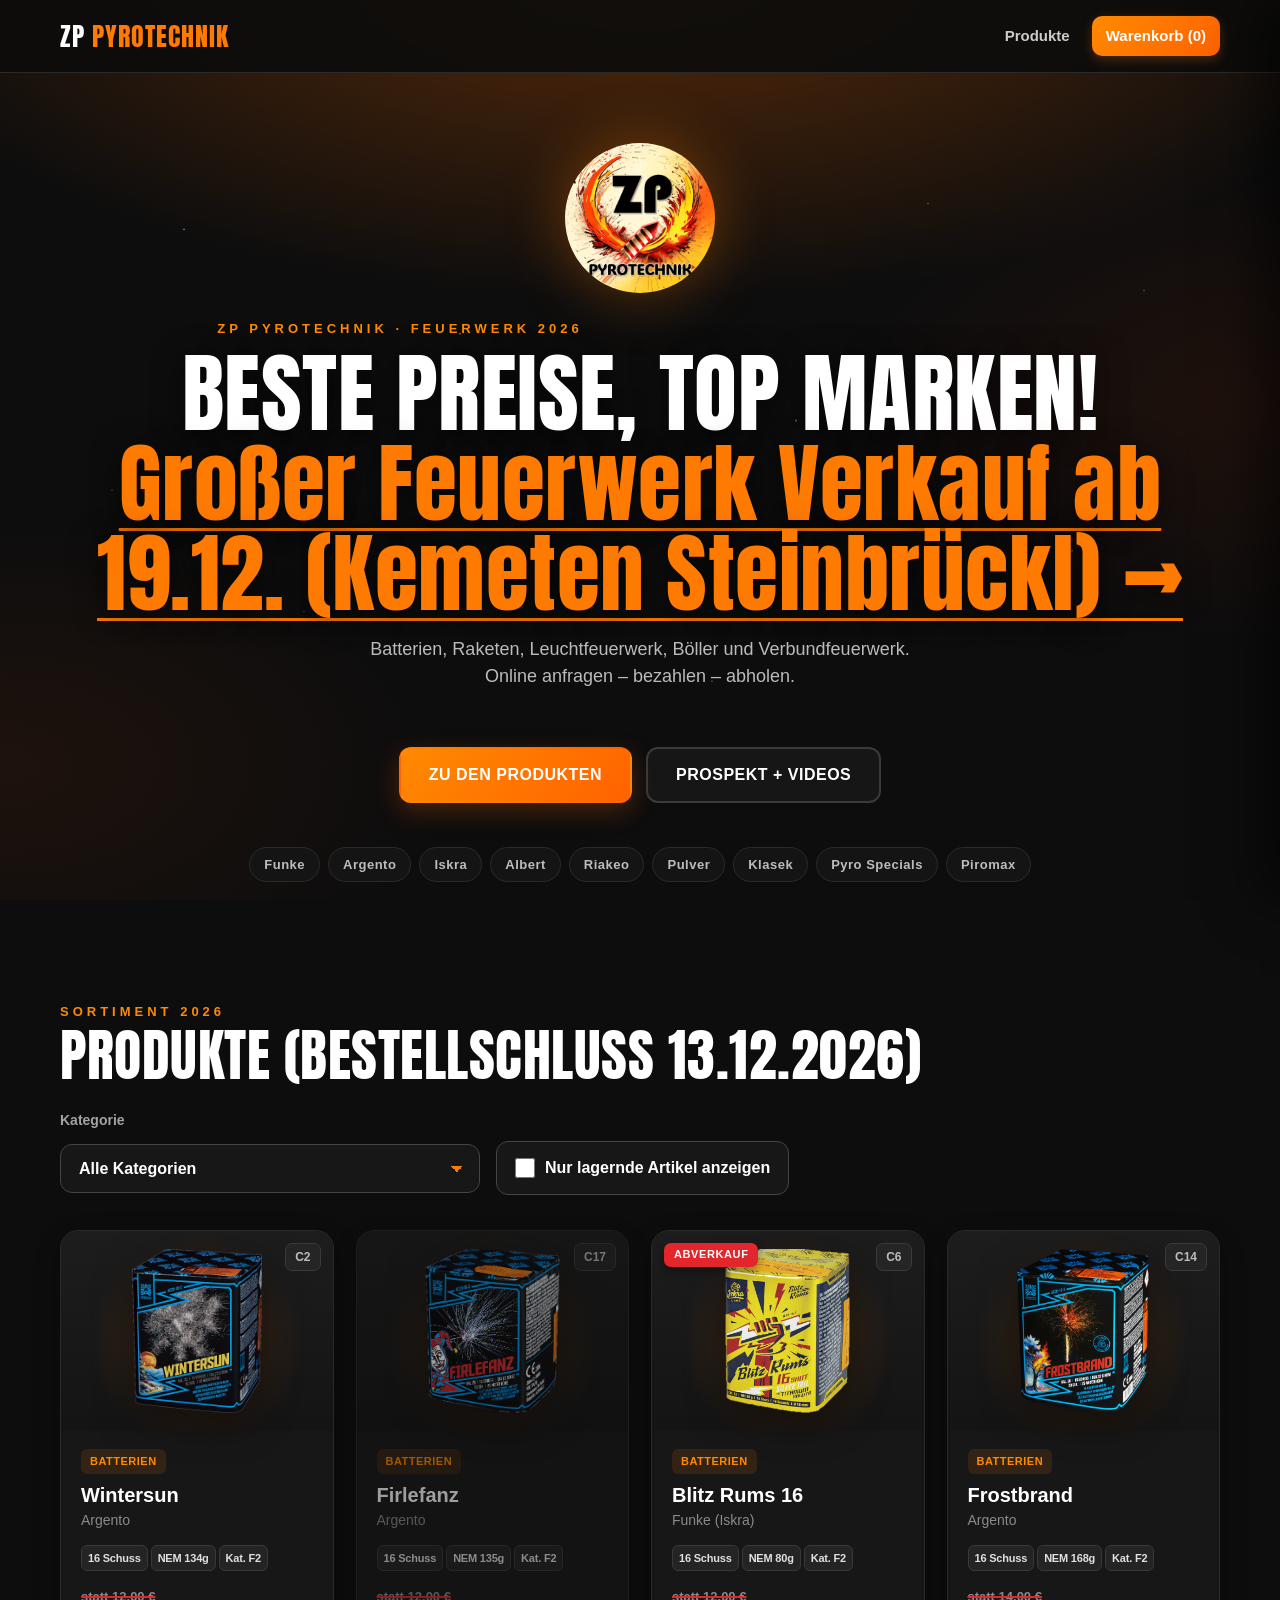
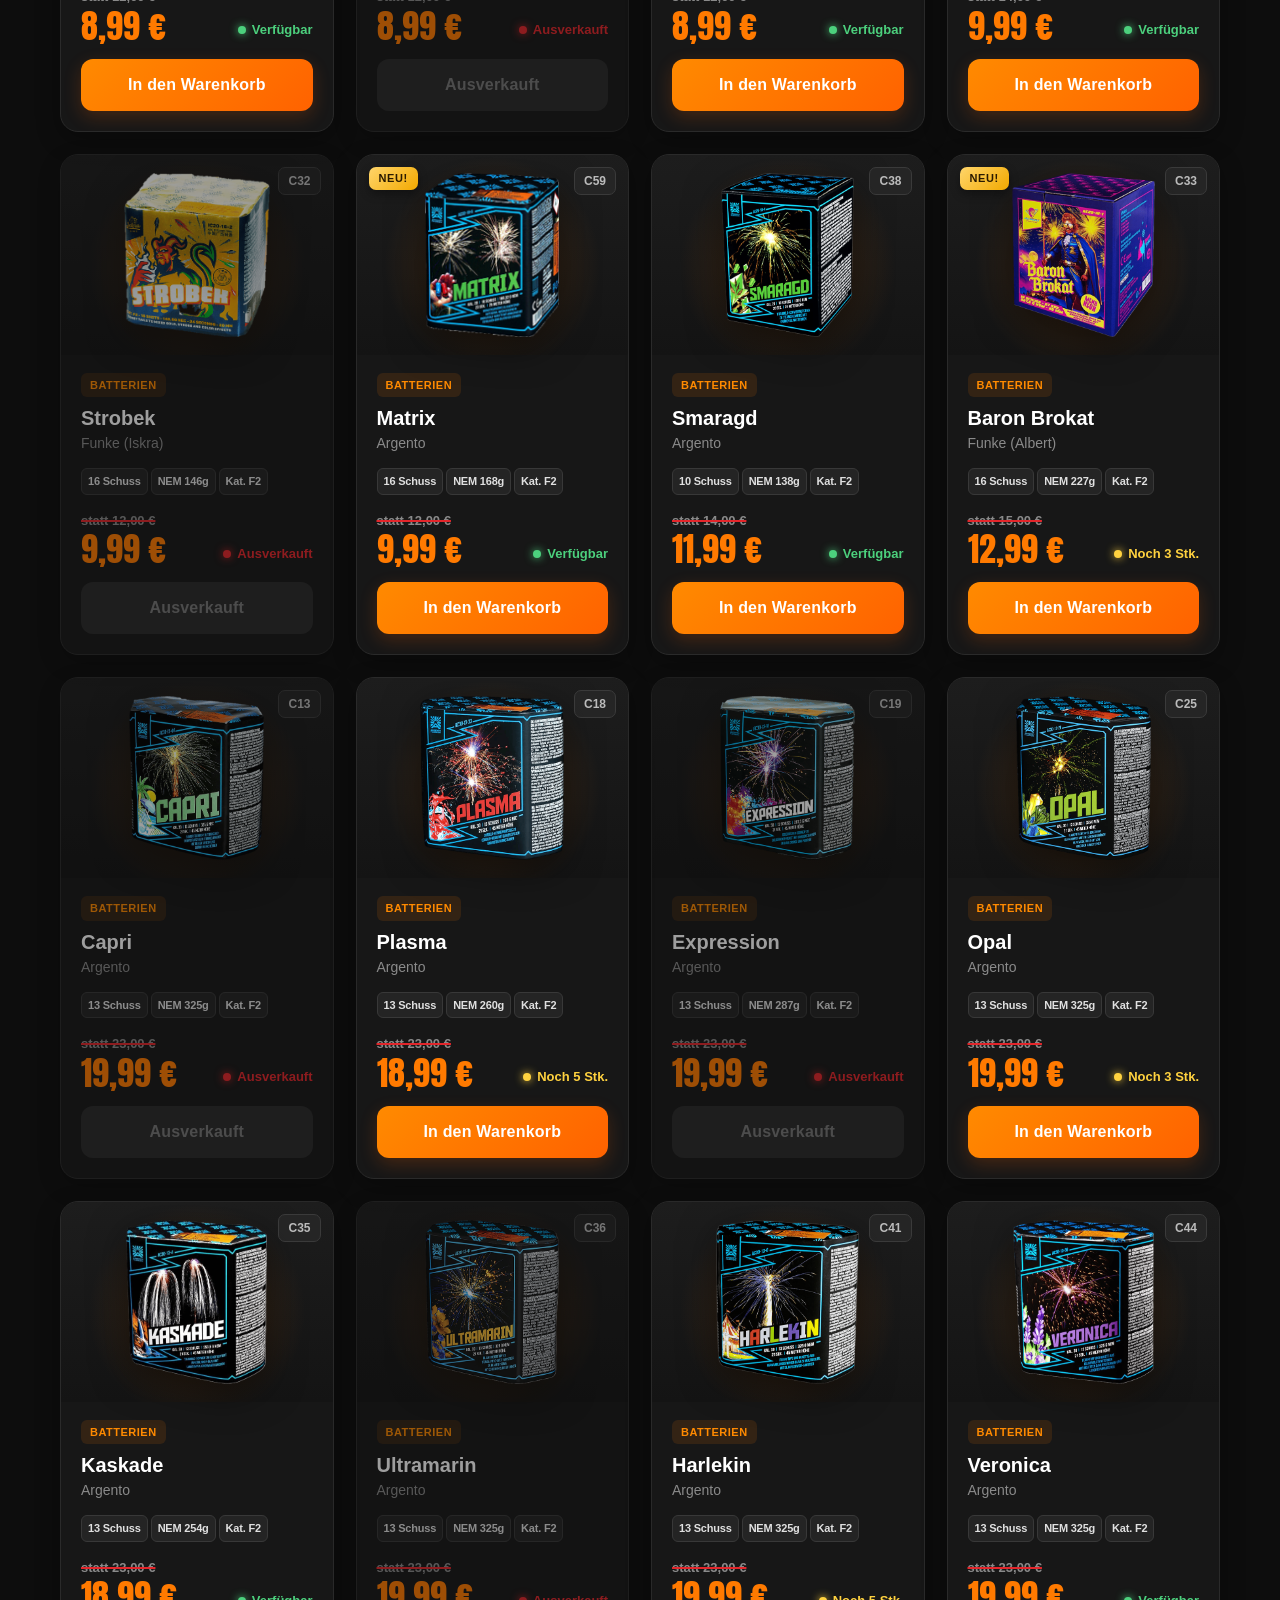
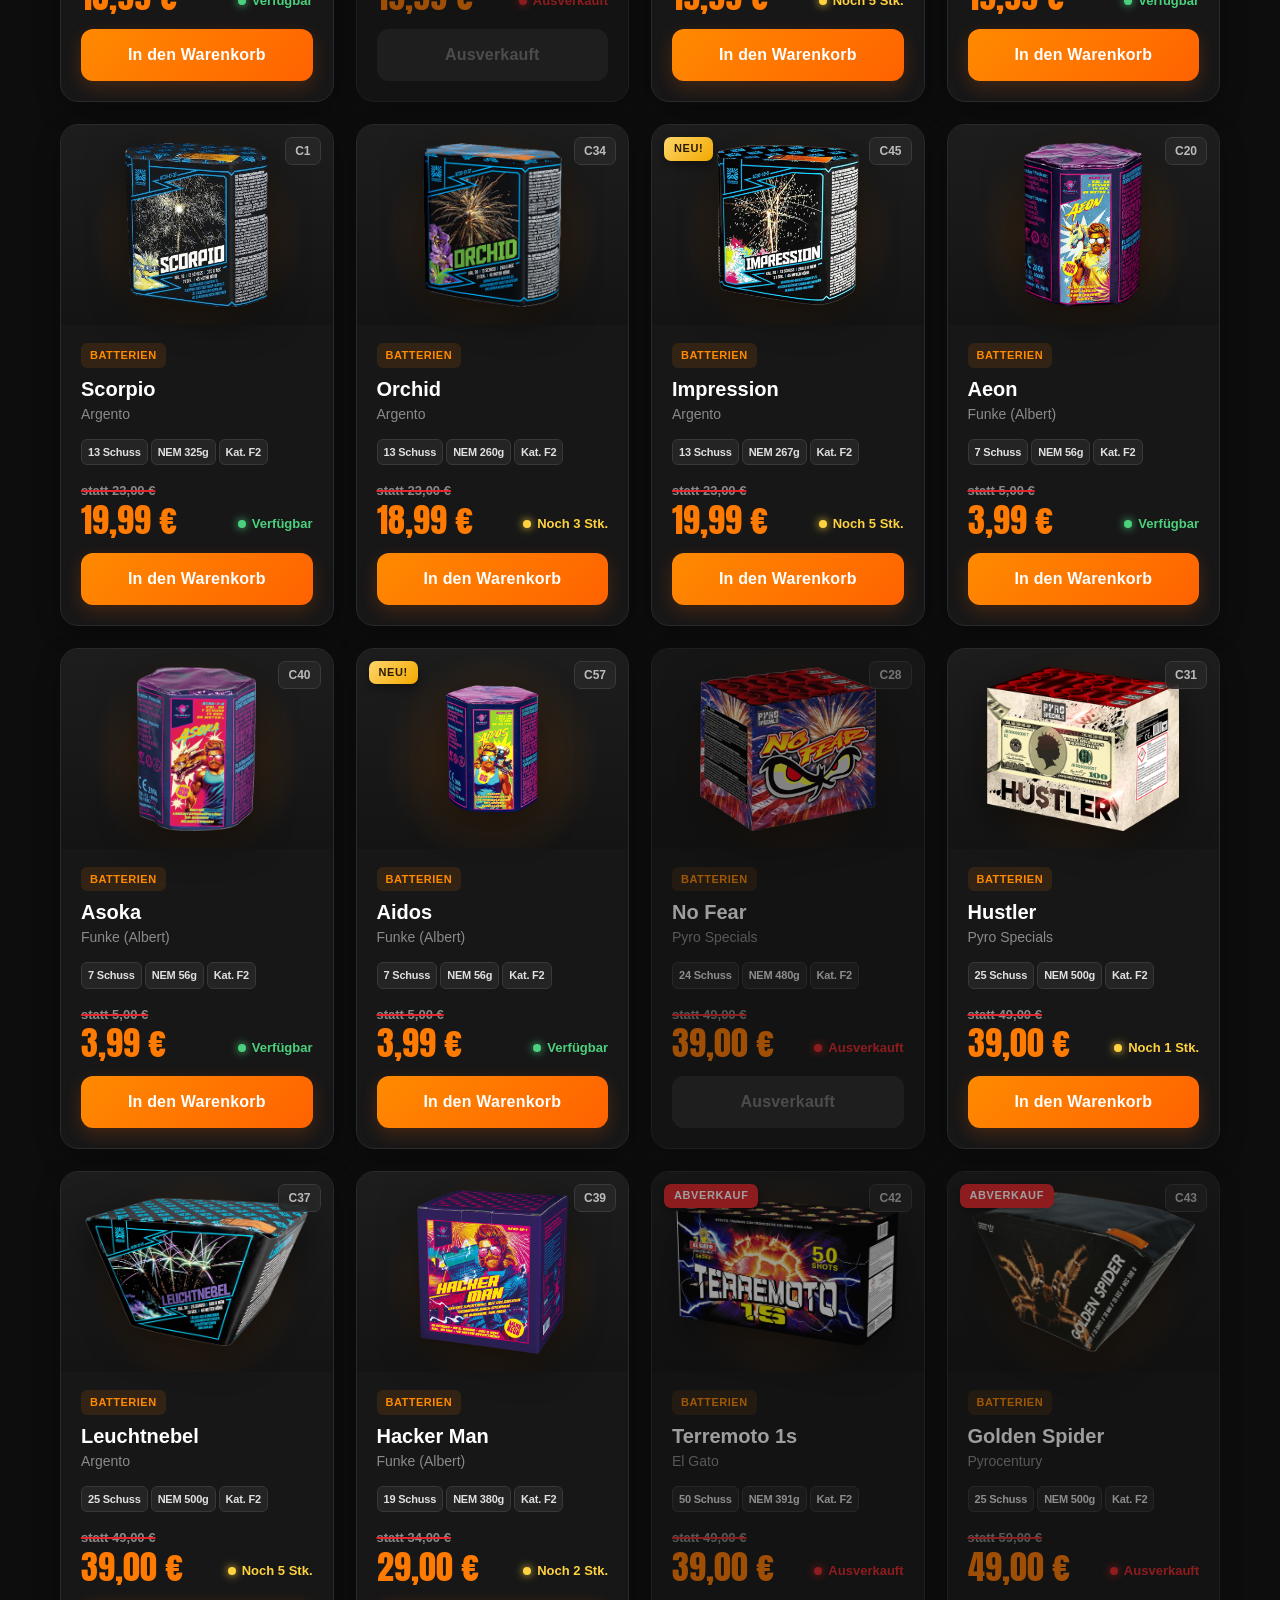
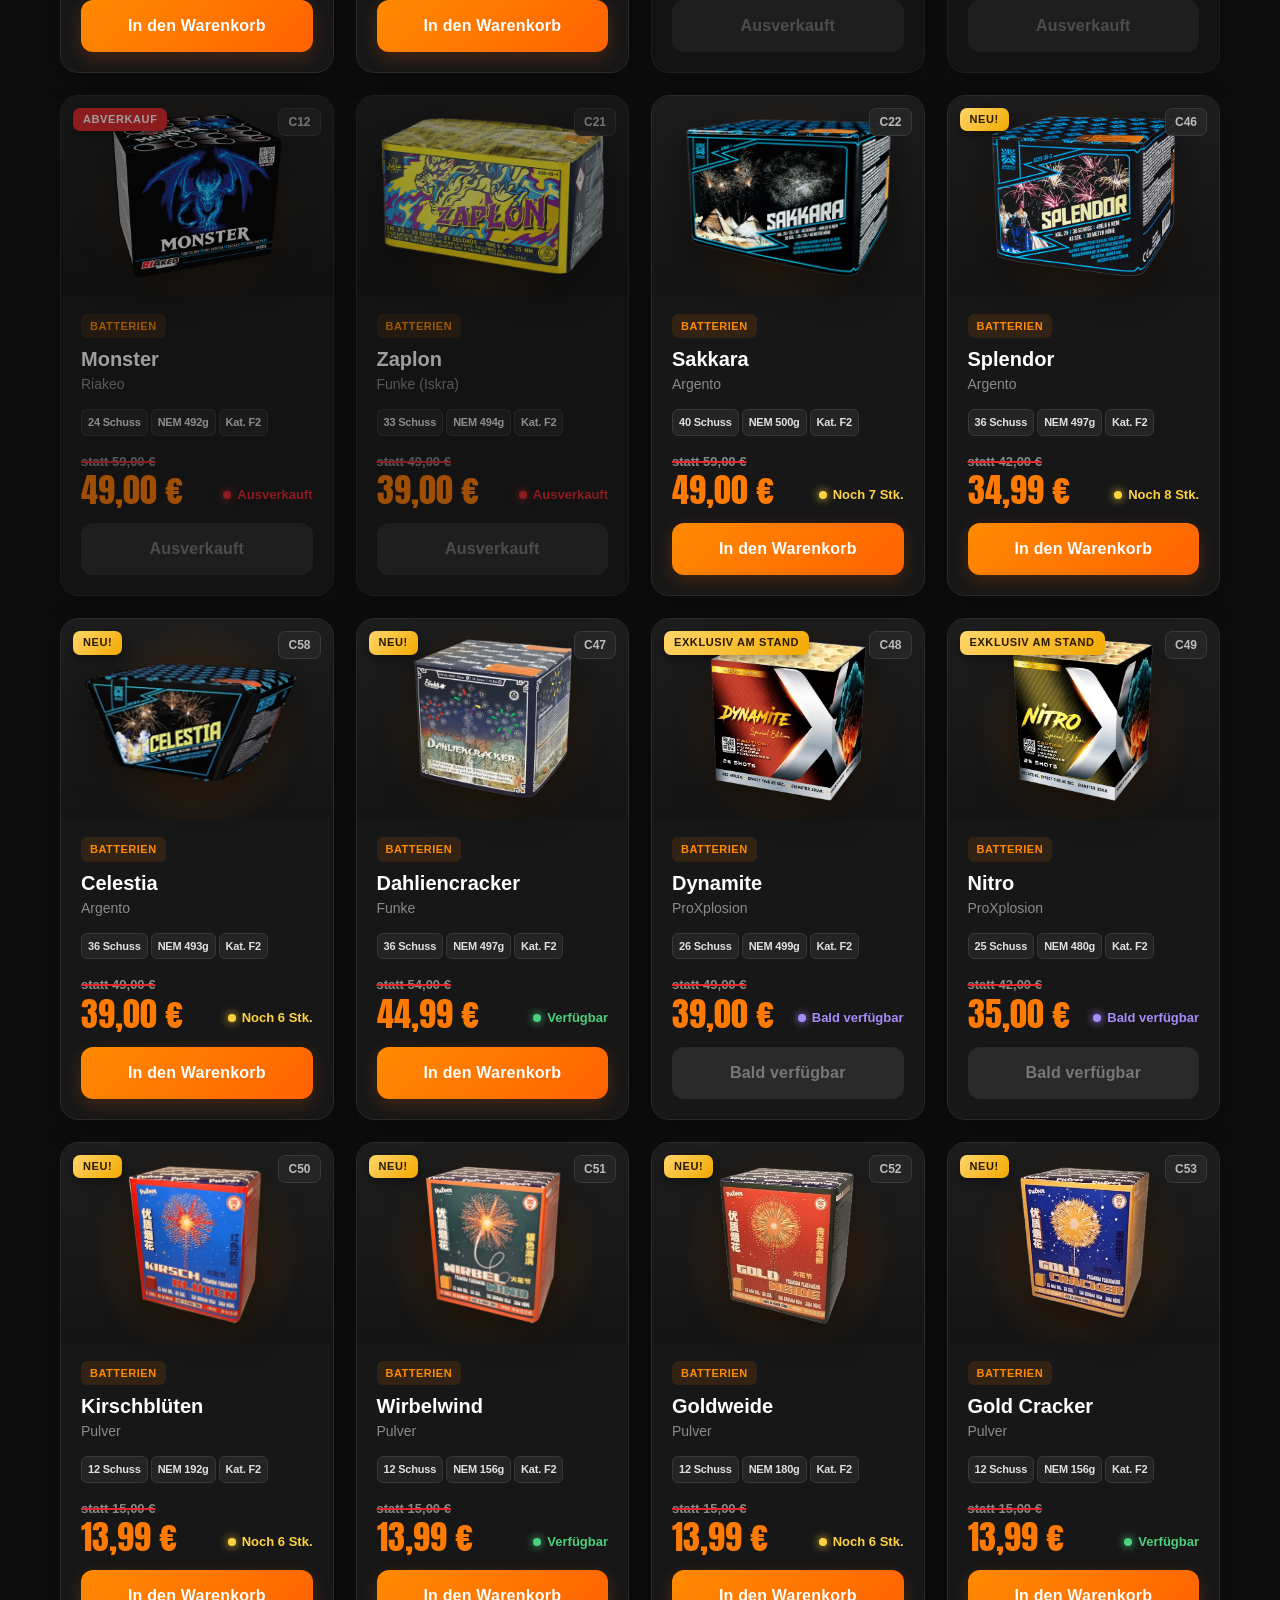
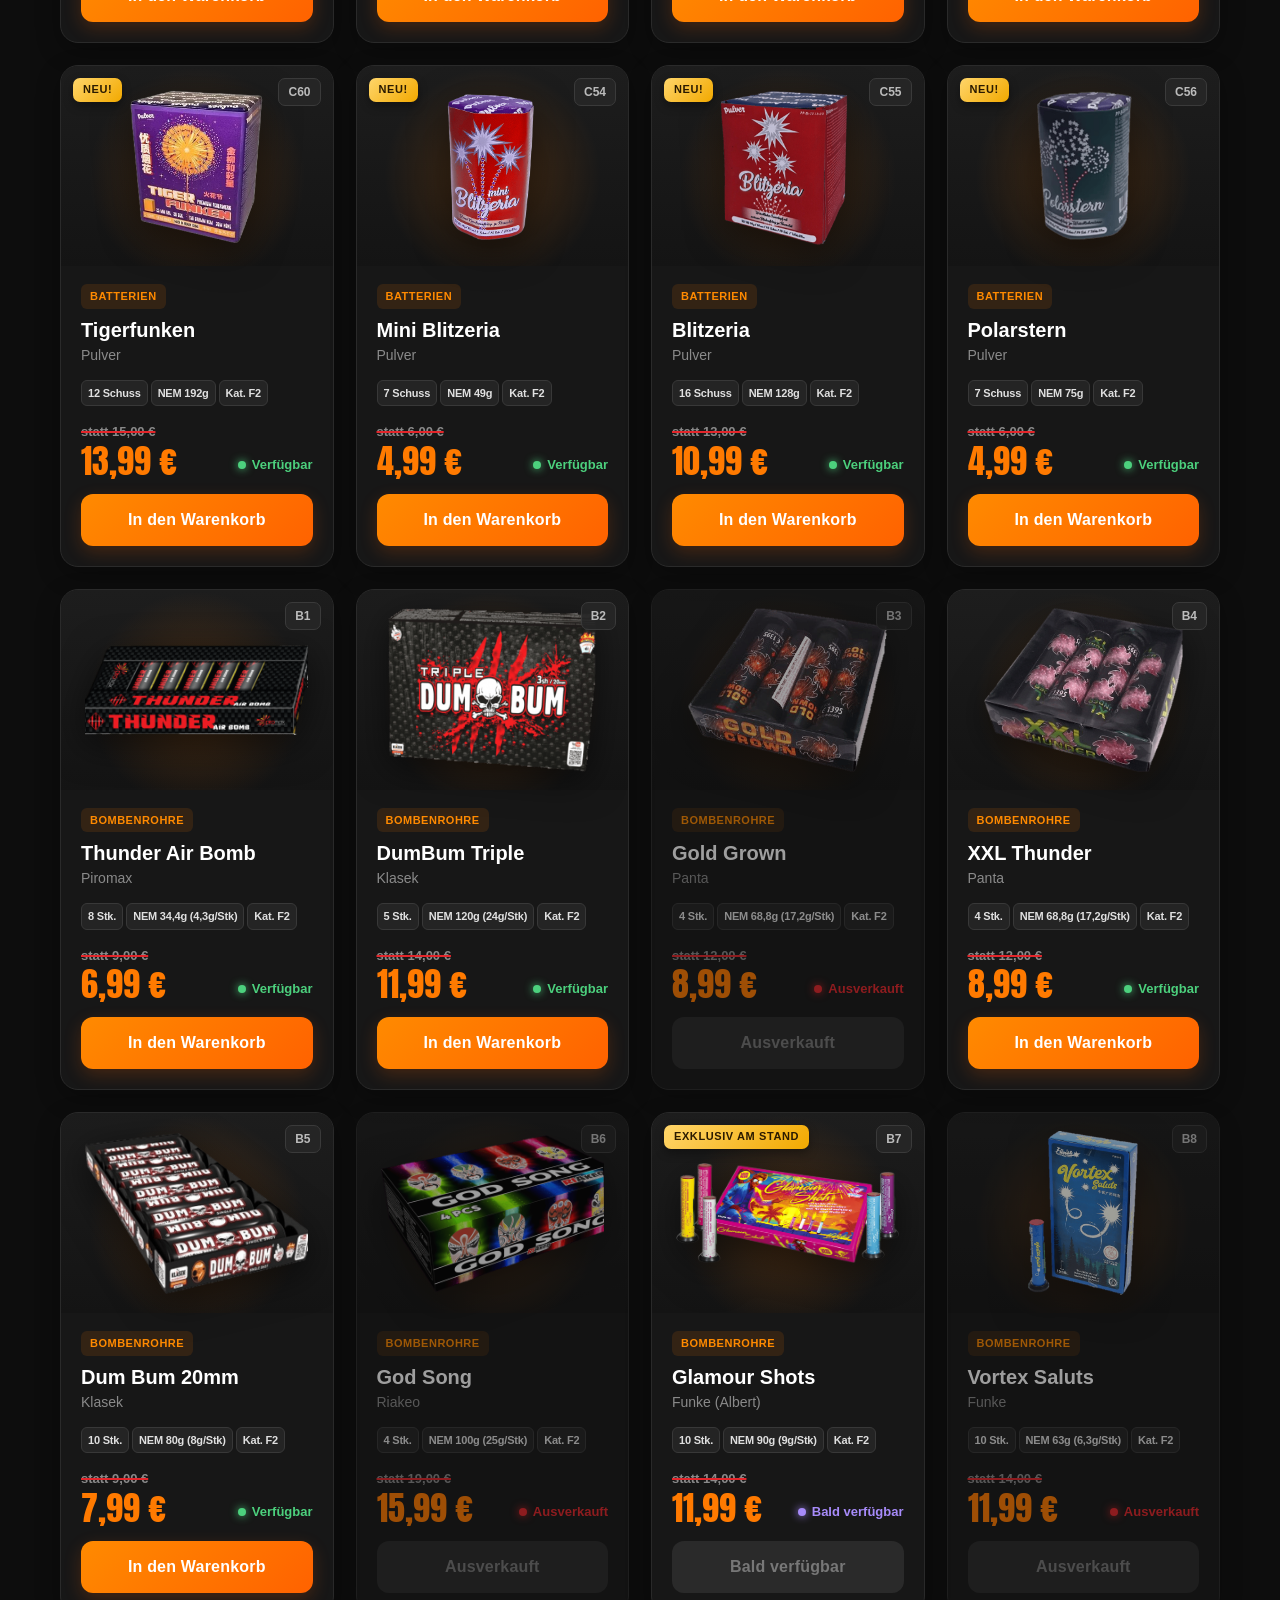
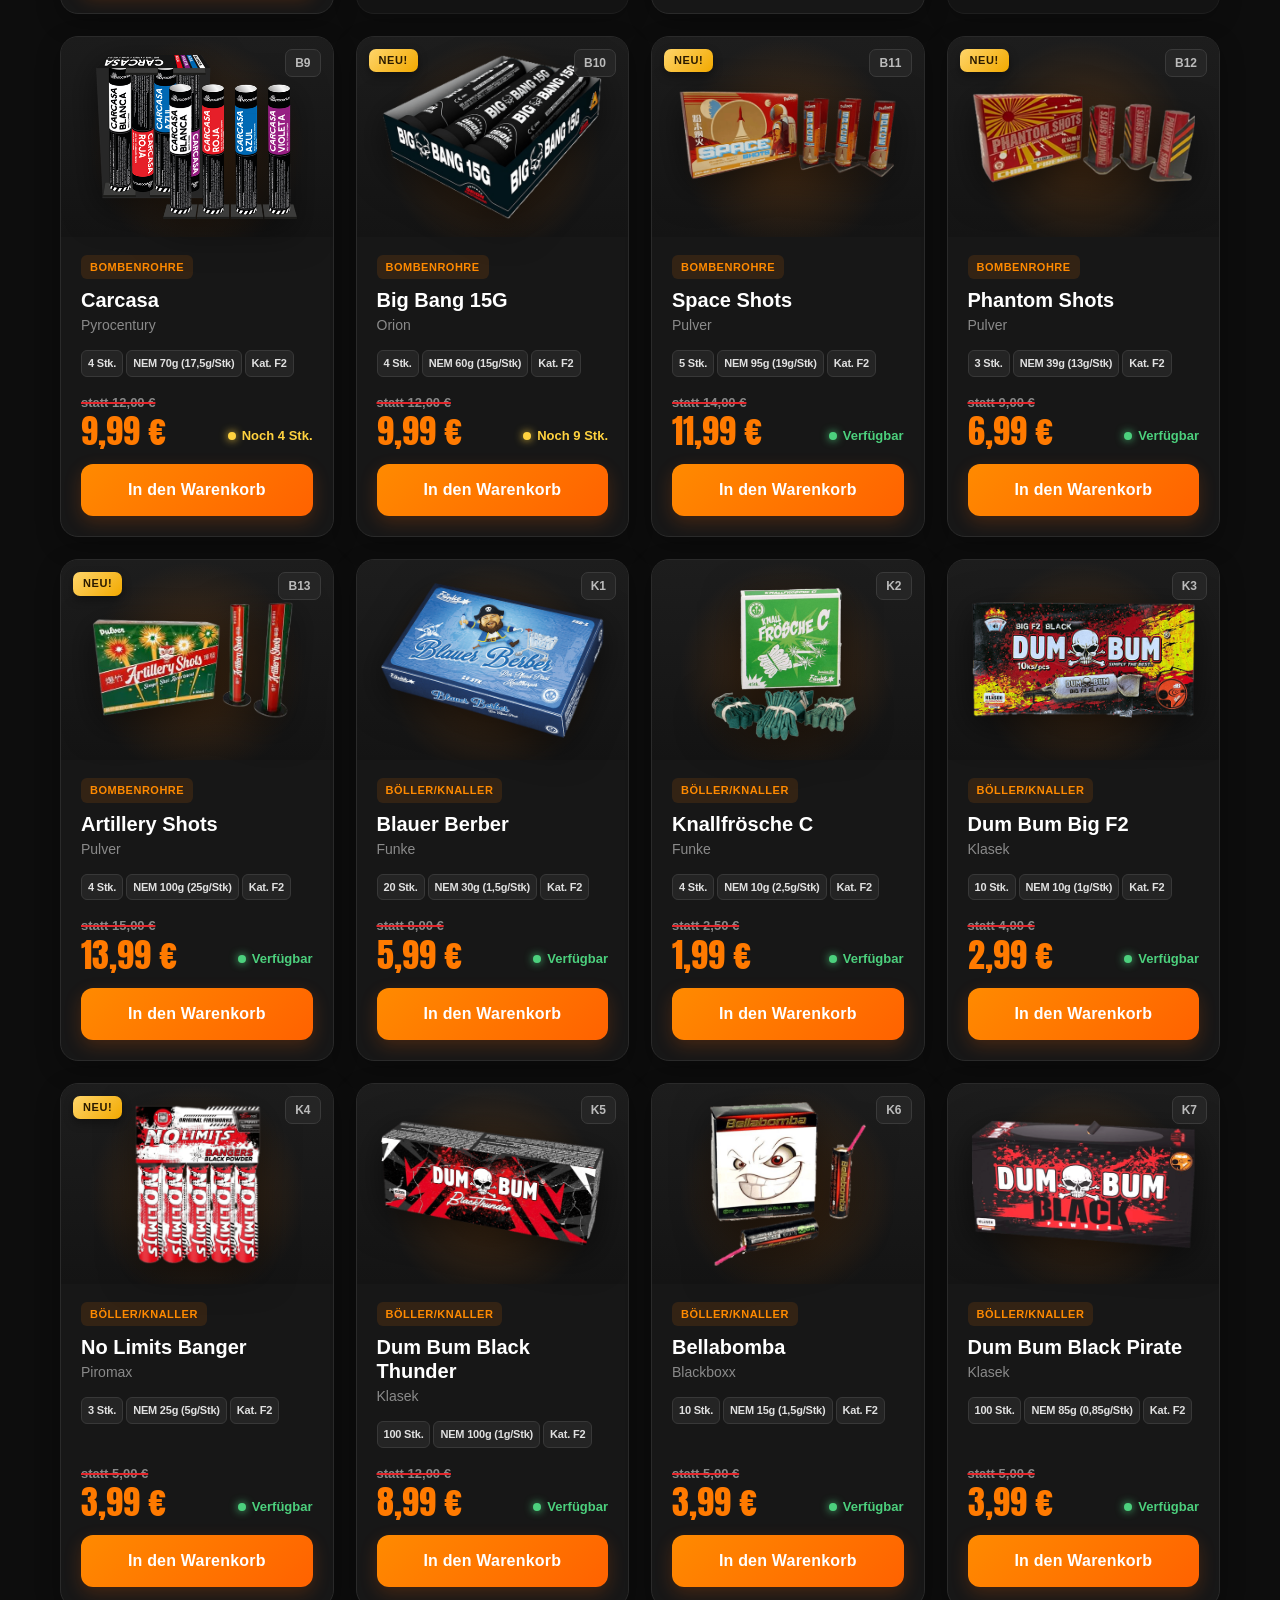
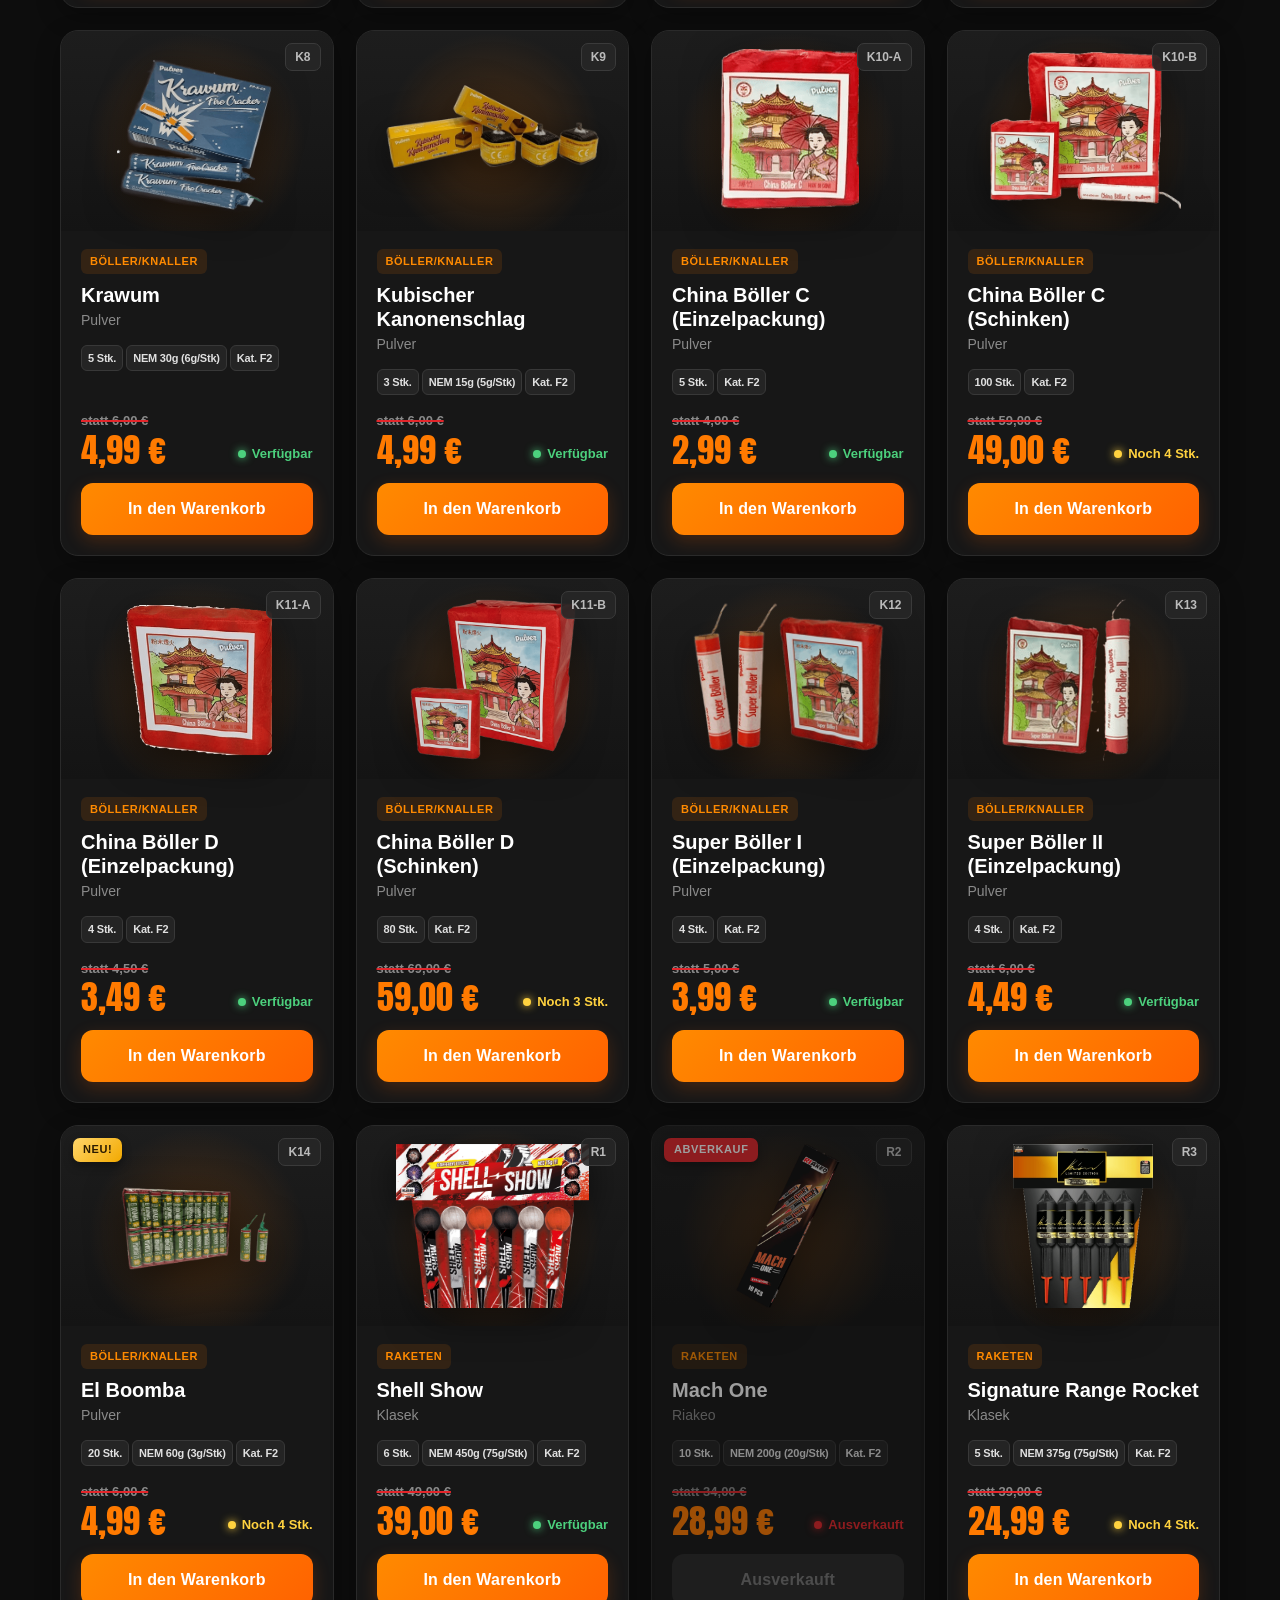
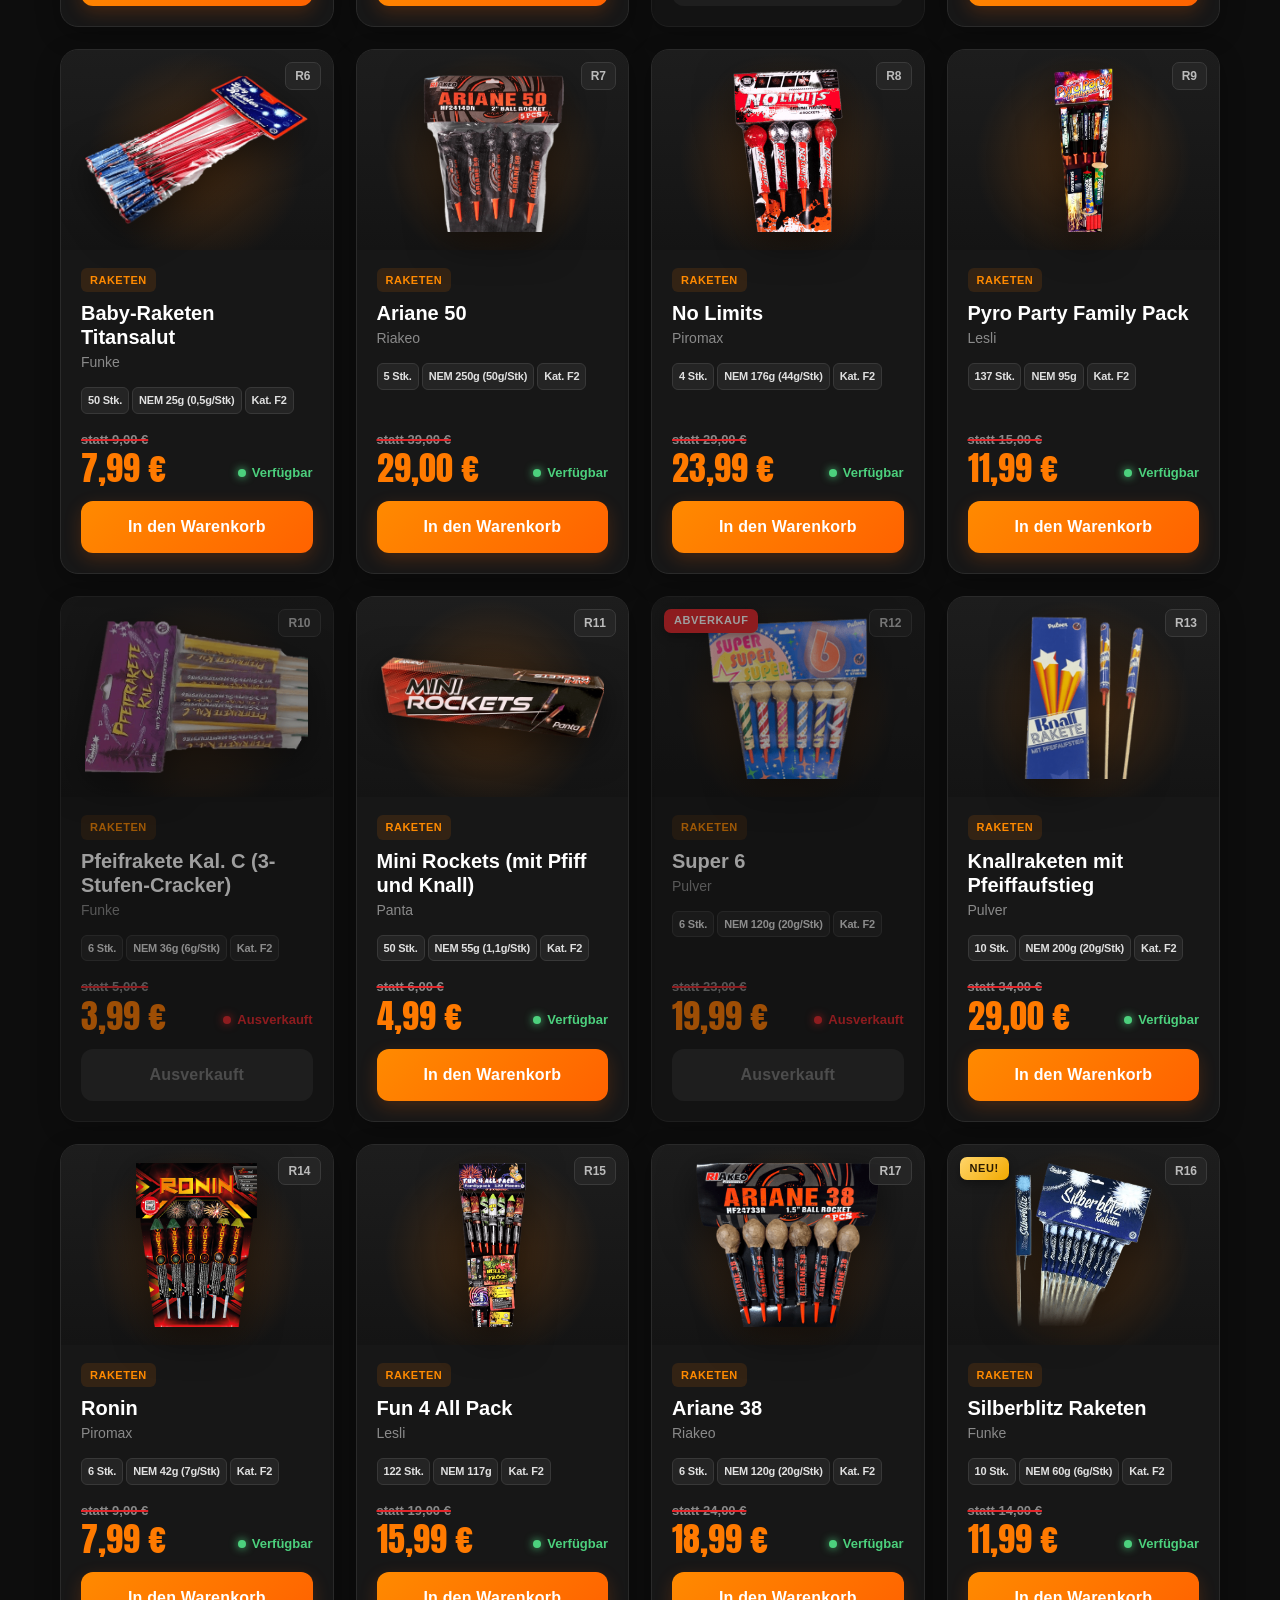
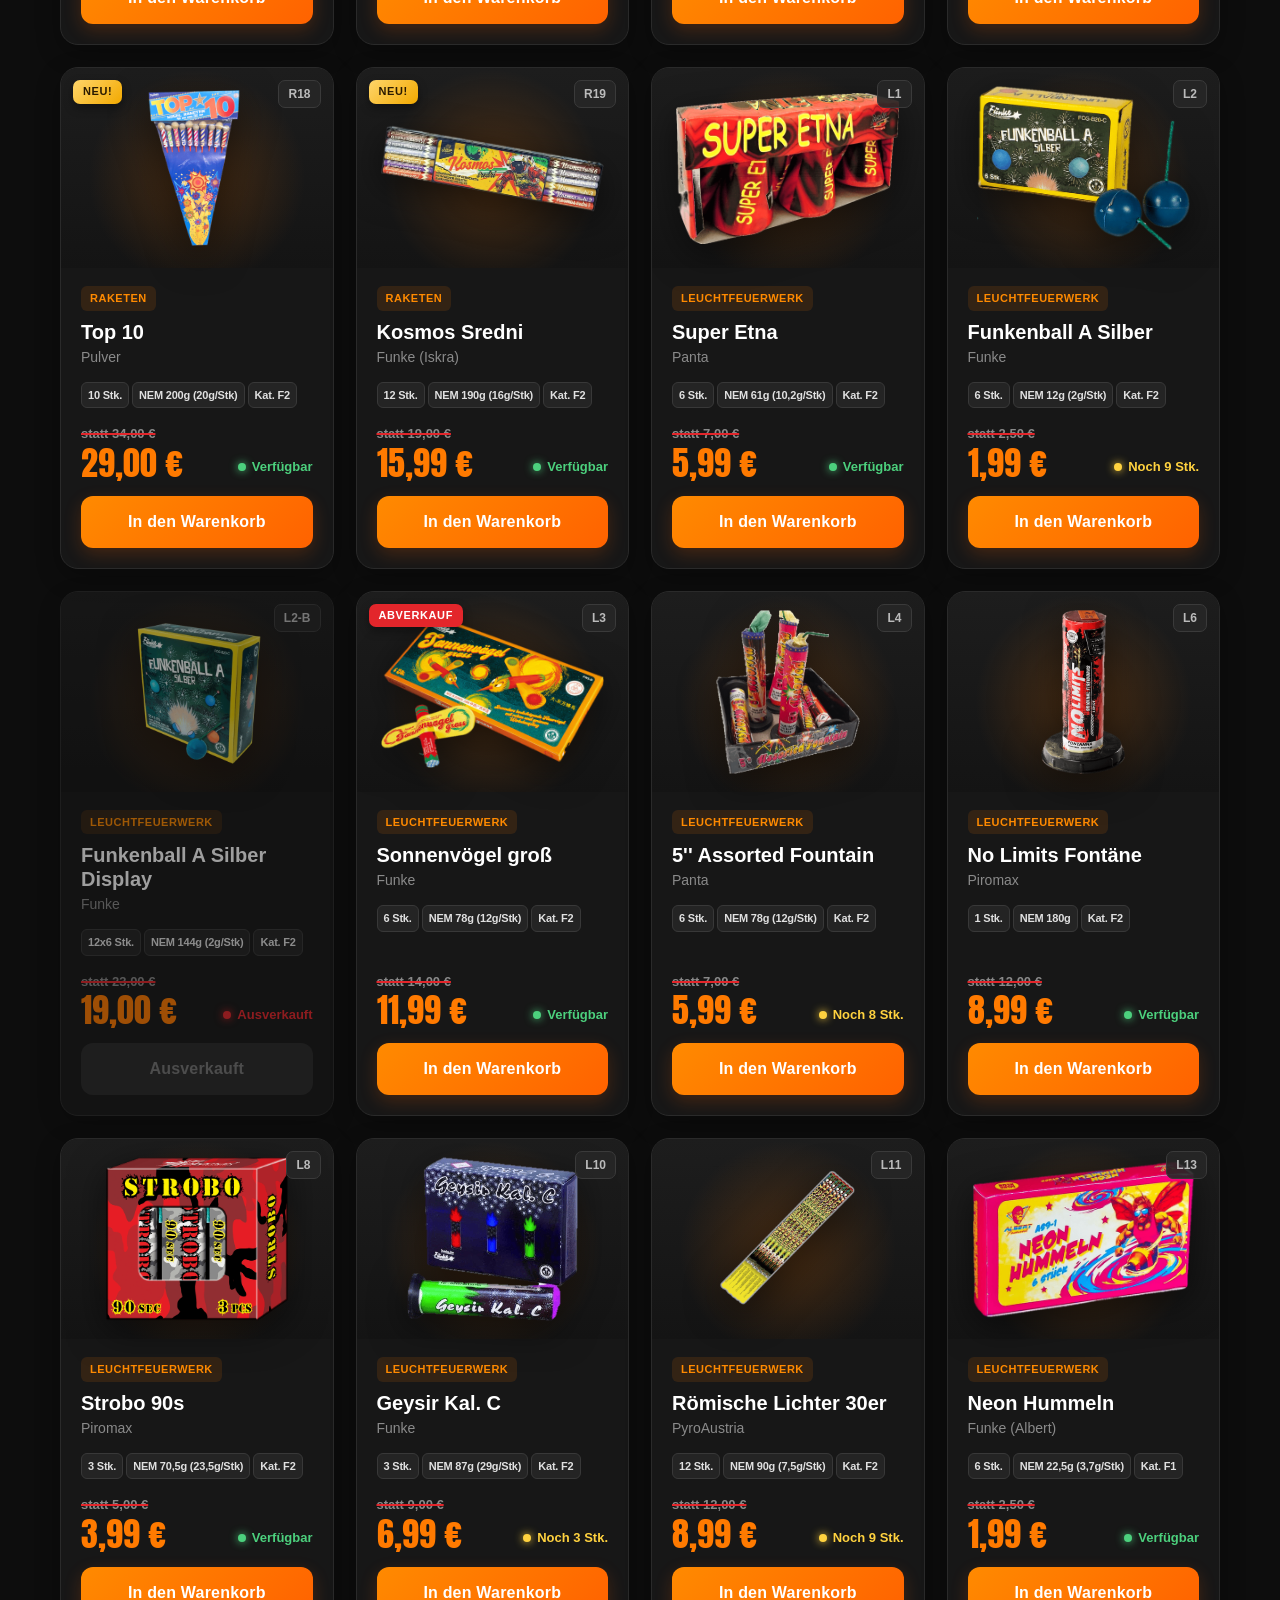
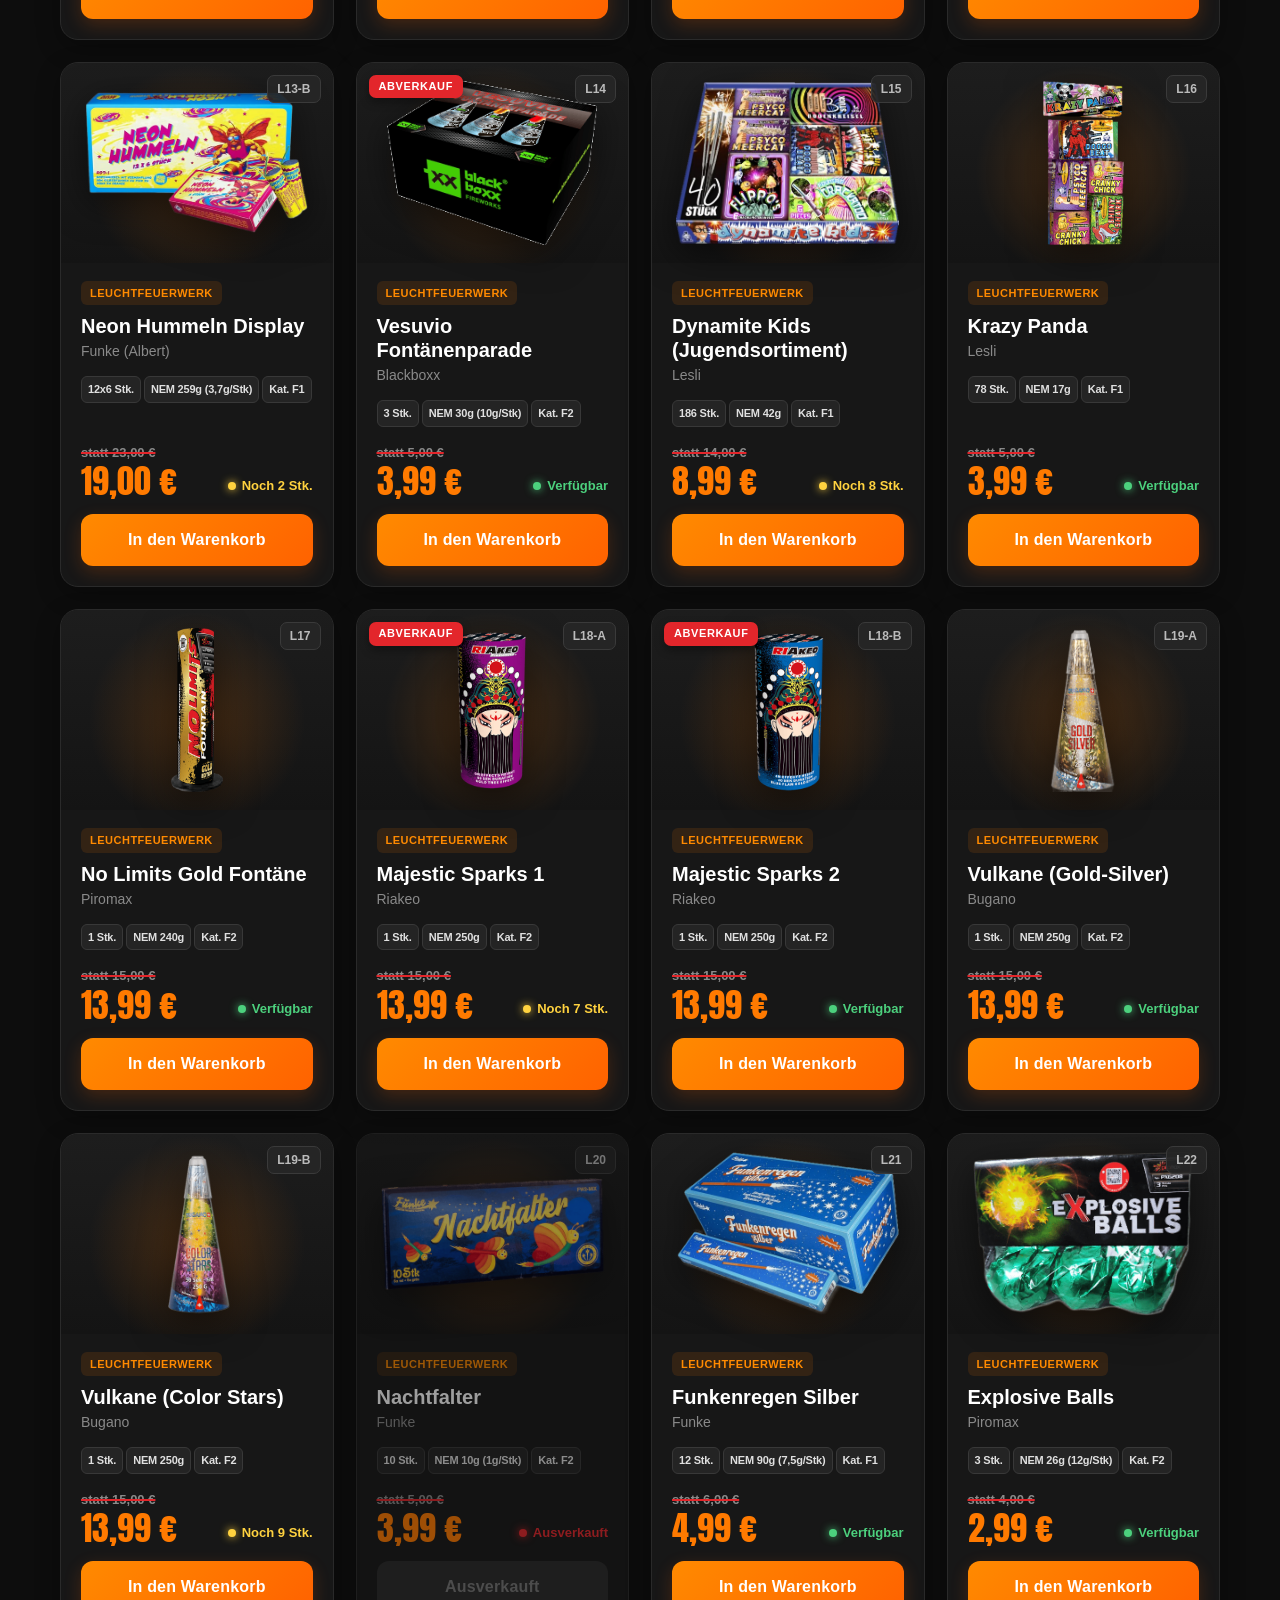
<file: index.html>
<!DOCTYPE html>
<html lang="de">
<head>
  <meta charset="UTF-8">
  <meta name="viewport" content="width=device-width, initial-scale=1.0">

  <title>ZP Pyrotechnik</title>

  <meta
    name="description"
    content="ZP Pyrotechnik – Feuerwerk, Batterien, Raketen, Böller und Verbundfeuerwerk."
  >

  <link rel="stylesheet" href="style.css">
  <link rel="icon" href="favicon.ico" sizes="any">
  <link rel="icon" type="image/png" sizes="32x32" href="favicon-32.png">
  <link rel="icon" type="image/png" sizes="192x192" href="icon-192.png">
  <link rel="apple-touch-icon" href="apple-touch-icon.png">
</head>

<body>

  <header class="site-header">
    <div class="container header-inner">

      <a href="#" class="logo">
        ZP <span>PYROTECHNIK</span>
      </a>

      <nav>
        <a href="#produkte">Produkte</a>
        <a href="#anfrage" class="nav-cart">Warenkorb (<span id="cart-count">0</span>)</a>
      </nav>

    </div>
  </header>


  <main>

    <section class="hero">
      <div class="container">

        <img src="bilder/logo.png" alt="ZP Pyrotechnik Logo" class="hero-logo">

        <p class="hero-label">ZP PYROTECHNIK · FEUERWERK 2026</p>

        <h1>BESTE PREISE, TOP MARKEN!
          <span><a href="verkauf.html" style="color: inherit; text-decoration: underline; text-decoration-thickness: 3px; text-underline-offset: 8px;">Großer Feuerwerk Verkauf ab 19.12. (Kemeten Steinbrückl) →</a></span>
        </h1>

        <p>
          Batterien, Raketen, Leuchtfeuerwerk, Böller und Verbundfeuerwerk.<br>
          Online anfragen – bezahlen – abholen.<br><br>
        </p>

        <div class="hero-buttons">
          <a href="#produkte" class="hero-button">
            ZU DEN PRODUKTEN
          </a>

          <a href="https://drive.google.com/file/d/14HjgEY1YQwFRyYYfL0xbP7ZkX8jfa7dt/view" class="hero-button secondary" target="_blank" rel="noopener">
            PROSPEKT + VIDEOS
          </a>
        </div>

        <ul class="brand-strip" aria-label="Hersteller">
          <li>Funke</li>
          <li>Argento</li>
          <li>Iskra</li>
          <li>Albert</li>
          <li>Riakeo</li>
          <li>Pulver</li>
          <li>Klasek</li>
          <li>Pyro Specials</li>
          <li>Piromax</li>
        </ul>

      </div>
    </section>


    <section id="produkte" class="products-section">
      <div class="container">

        <div class="section-heading">
          <p class="section-label">SORTIMENT 2026</p>
          <h2>Produkte (Bestellschluss 13.12.2026)</h2>
        </div>


        <div class="filter-wrapper">

          <label for="filter">
            Kategorie
          </label>

          <select id="filter">

            <option value="all">
              Alle Kategorien
            </option>

            <option value="Batterien">
              Batterien
            </option>

            <option value="Bombenrohre">
              Bombenrohre
            </option>

            <option value="Böller/Knaller">
              Böller / Knaller
            </option>

            <option value="Raketen">
              Raketen
            </option>

            <option value="Leuchtfeuerwerk">
              Leuchtfeuerwerk
            </option>

            <option value="Verbundfeuerwerk">
              Verbundfeuerwerk
            </option>

          </select>

          <label class="stock-toggle" for="inStockOnly">
            <input type="checkbox" id="inStockOnly">
            <span>Nur lagernde Artikel anzeigen</span>
          </label>

        </div>


        <div id="products" class="product-grid"></div>

      </div>
    </section>


    <section id="anfrage" class="order-section">
      <div class="container">

        <div class="section-heading">
          <p class="section-label">ANFRAGE</p>
          <h2>Deine Auswahl</h2>
        </div>


        <div class="order-layout">

          <div class="cart-box">

            <h3>Warenkorb</h3>

            <div id="cart"></div>

            <div class="cart-total">
              <span>Gesamt</span>
              <strong id="total">0,00 €</strong>
            </div>

          </div>


          <div class="form-box">

            <h3>Bestellanfrage</h3>

            <p class="form-info">
              Deine Anfrage wird per E-Mail an ZP Pyrotechnik gesendet.
              Es erfolgt keine Online-Zahlung. Nach Erhalt deiner Bestellung nehmen wir schnellstmöglich mit dir Kontakt auf. Bitte beachte, dass der Versand von Pyrotechnik in Österreich verboten ist, demnach ist grundsätzlich nur Selbstabholung oder die private Zustellung möglich!
            </p>


            <form id="orderForm">

              <div class="form-group">

                <label for="name">
                  Name *
                </label>

                <input
                  type="text"
                  id="name"
                  name="name"
                  required
                  placeholder="Vor- und Nachname"
                >

              </div>


              <div class="form-group">

                <label for="phone">
                  Telefonnummer (optional)
                </label>

                <input
                  type="tel"
                  id="phone"
                  name="phone"
                  placeholder="z. B. 0650 523 0073"
                >

              </div>


              <div class="form-group">

                <label for="pickup">
                  Wunsch-Abholtermin (optional)
                </label>

                <select id="pickup" name="pickup">
                  <option value="">– bitte wählen –</option>
                  <option>Sa, 19.12.2026</option>
                  <option>Mo, 21.12.2026</option>
                  <option>Di, 22.12.2026</option>
                  <option>Mi, 23.12.2026</option>
                </select>

              </div>


              <div class="form-group">

                <label for="note">
                  Anmerkungen/Adresse/Rabattcode
                </label>

                <textarea
                  id="note"
                  name="note"
                  rows="4"
                  placeholder="Wenn eine Abholung am Stand in Oberwart/Kemeten nicht möglich ist, bitte die Adresse angeben..."
                ></textarea>

              </div>


              <label class="checkbox-label">

                <input
                  type="checkbox"
                  id="legal"
                  required
                >

                <span>
                  Ich bestätige, dass ich die gesetzlichen Voraussetzungen für den Erwerb
                  der angefragten Produkte erfülle und die
                  <a href="agb.html" target="_blank" rel="noopener">AGB</a>
                  sowie die
                  <a href="datenschutz.html" target="_blank" rel="noopener">Datenschutzerklärung</a>
                  gelesen habe und akzeptiere. Eine Ausweiskontrolle erfolgt bei der Produktübergabe.
                </span>

              </label>


              <button
                type="submit"
                class="button submit-button"
              >
                Bestellanfrage senden
              </button>
              <p class="iphone-hinweis"> <strong>Hinweis für iPhone-Nutzer:</strong><br> Falls sich nach dem Absenden keine E-Mail öffnet, bitte die Website in Safari öffnen und die Anfrage dort erneut absenden. </p>

            </form>

          </div>

        </div>

      </div>
    </section>

  </main>


  <!-- Mitfahrender Warenkorb-Balken (wird per app.js eingeblendet) -->
  <a href="#anfrage" id="cart-bar" class="cart-bar" hidden>
    <span class="cart-bar-info">
      🛒 <strong id="cart-bar-count">0 Artikel</strong>
      <span class="cart-bar-sep">·</span>
      <span id="cart-bar-total">0,00 €</span>
    </span>
    <span class="cart-bar-cta">Zur Anfrage →</span>
  </a>


  <footer class="site-footer">

    <div class="container footer-inner">

      <div>
        <strong>ZP PYROTECHNIK</strong>
        <p>
          Moritz Pimperl<br>
          Siebenbrunn 20<br>
          8230 Hartberg
        </p>
      </div>


      <div>
        <p>
          E-Mail:
          <a href="mailto:zp.pyrotechnik@gmail.com">
            zp.pyrotechnik@gmail.com
          </a>
        </p>

        <p>
          Telefon:
          <a href="tel:+436505230073">
            0650 523 0073
          </a>
        </p>
      </div>


      <div class="footer-links">

        <a href="verkauf.html">
          Verkaufsstand
        </a>

        <a href="agb.html">
          AGB
        </a>

        <a href="impressum.html">
          Impressum
        </a>

        <a href="datenschutz.html">
          Datenschutz
        </a>

      </div>

    </div>

  </footer>


  <script src="app.js"></script>

</body>
</html>
</file>
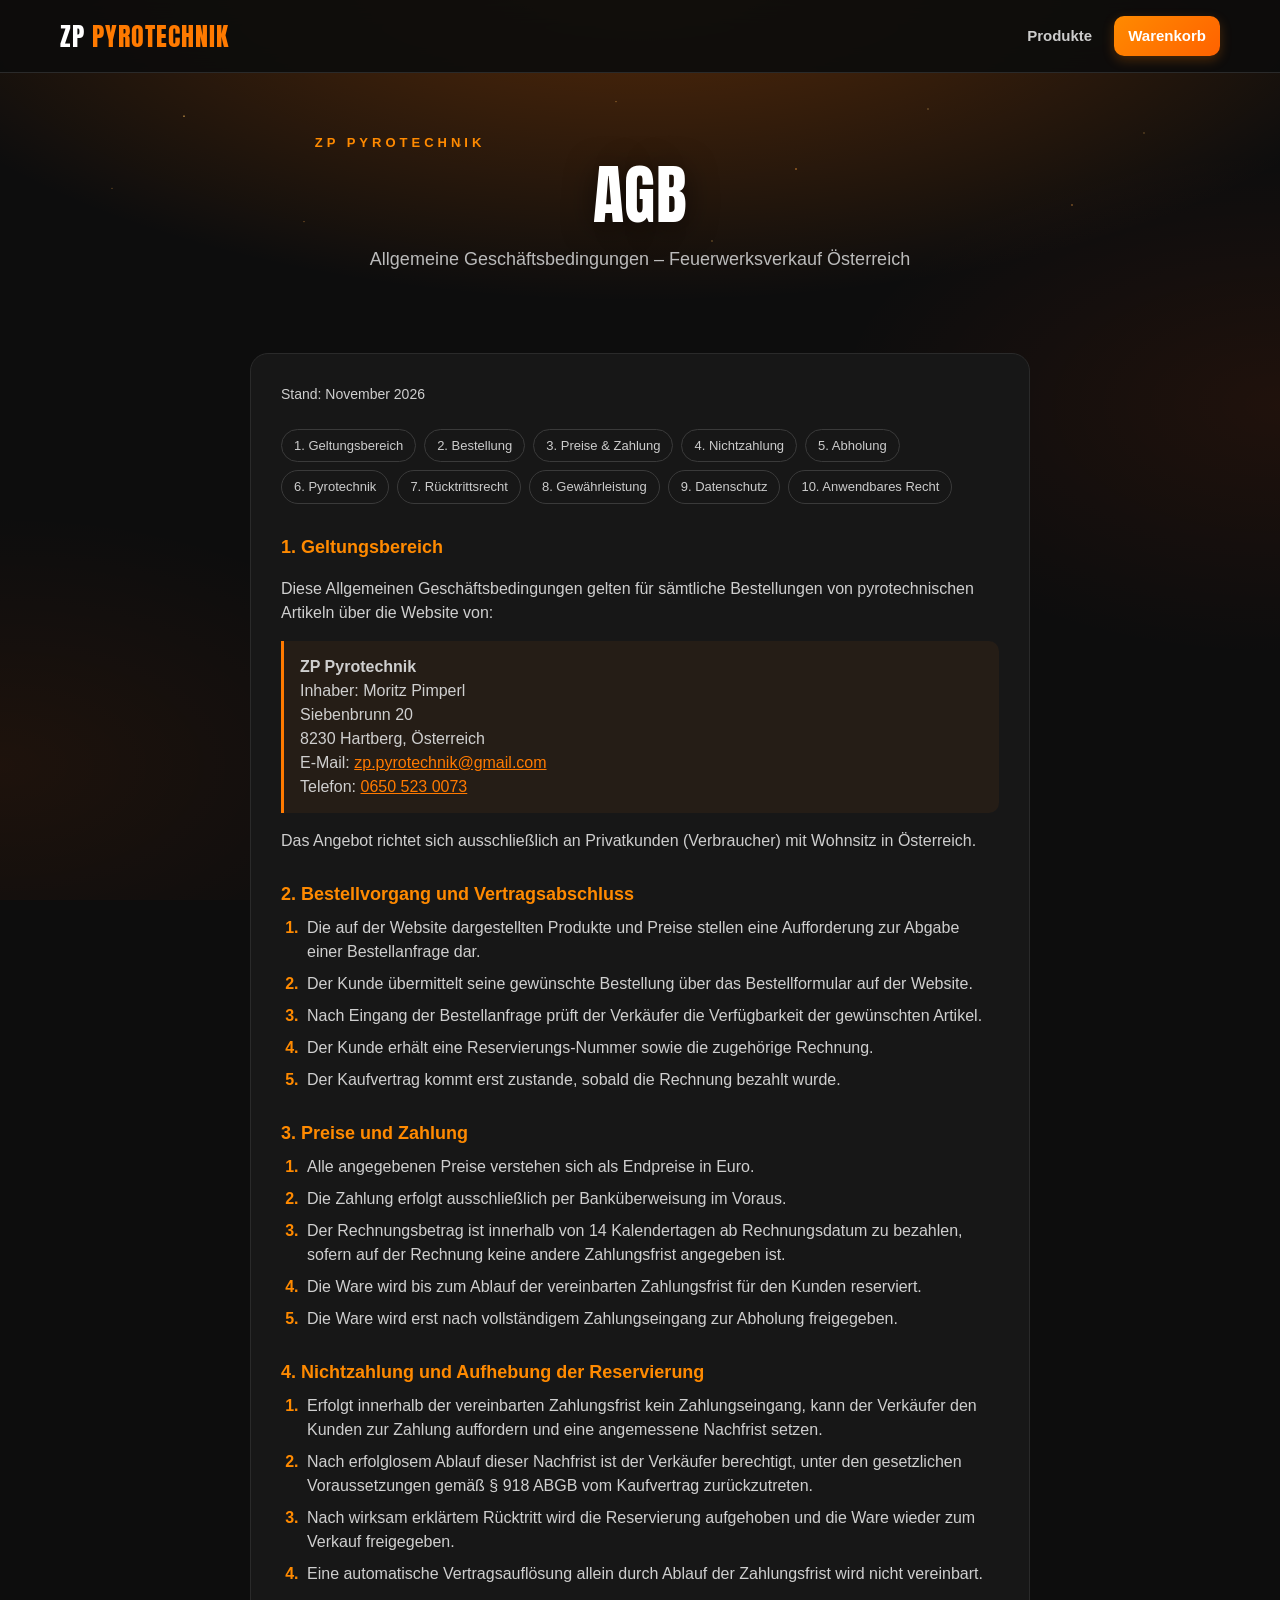
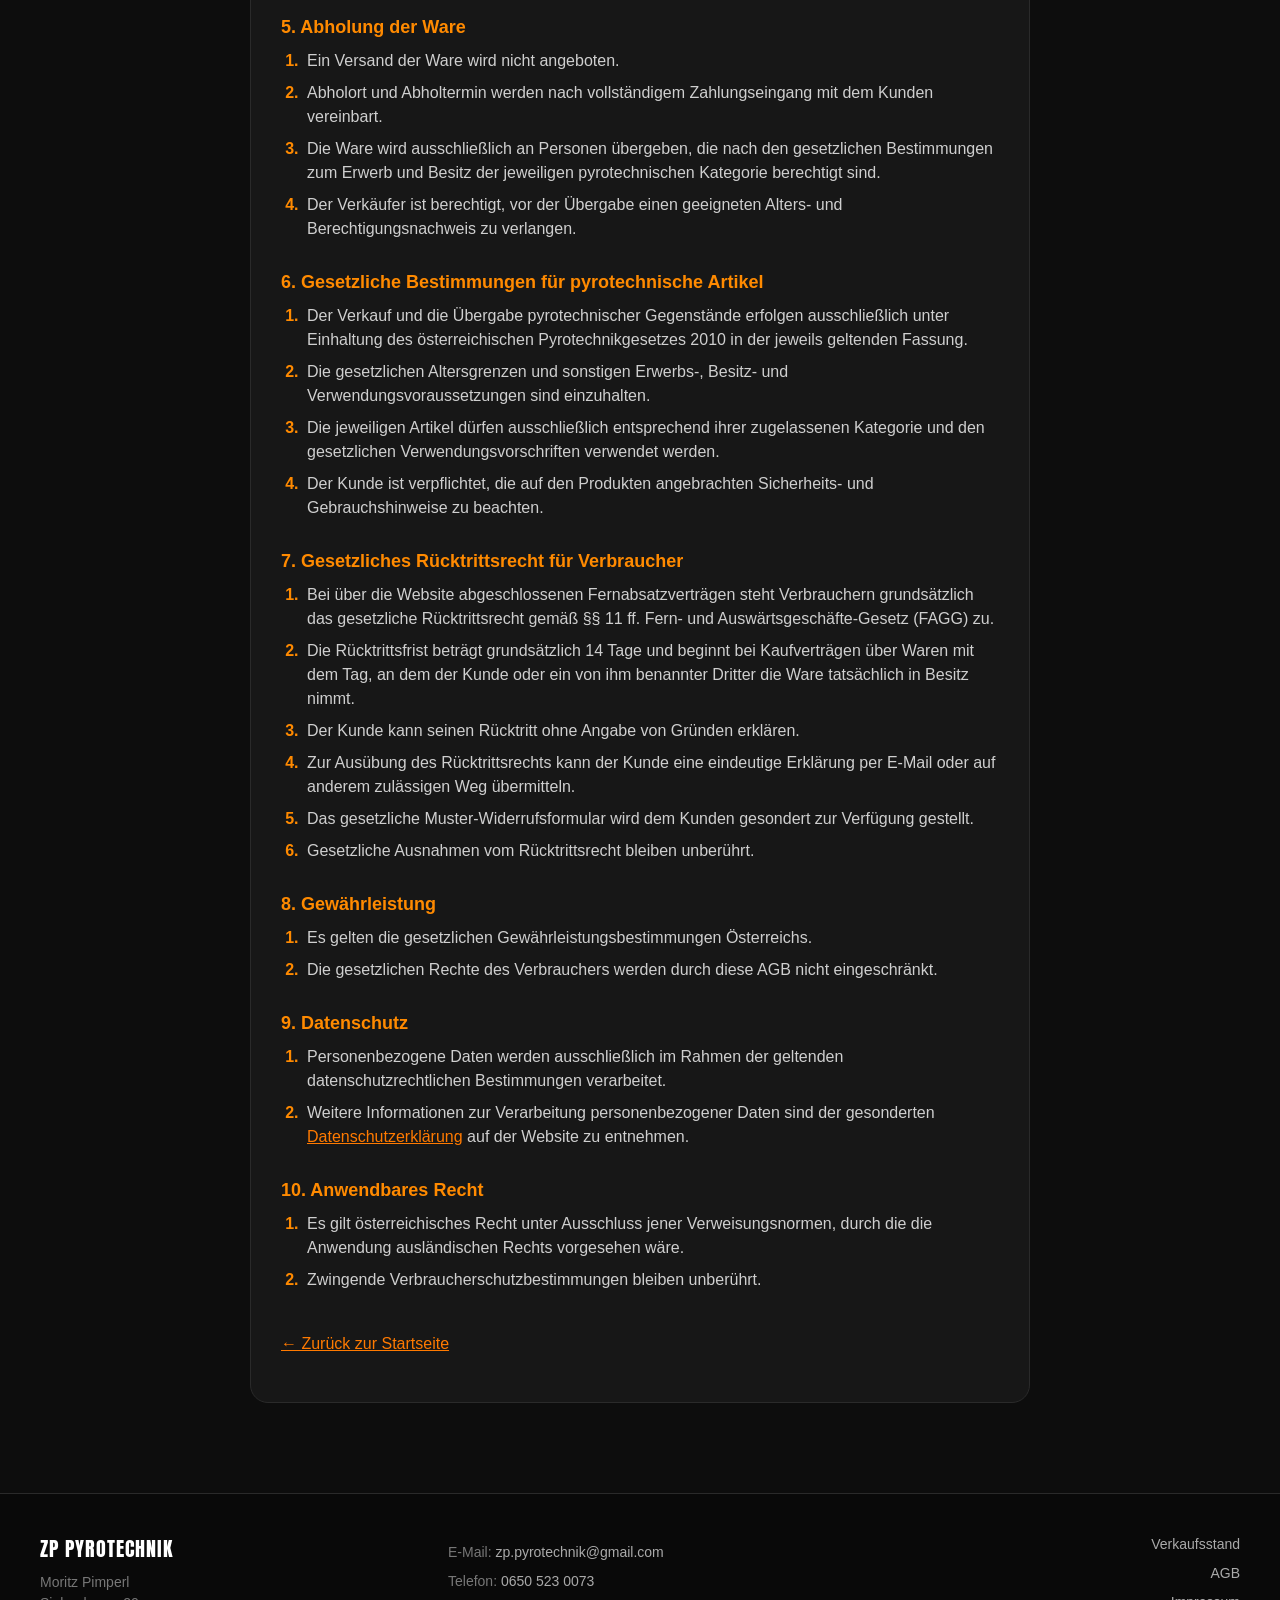
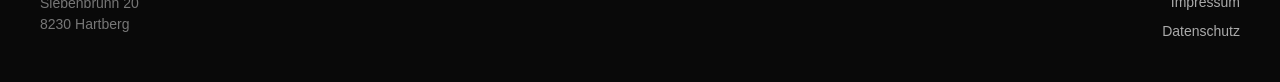
<file: agb.html>
<!DOCTYPE html>
<html lang="de">
<head>
  <meta charset="UTF-8">
  <meta name="viewport" content="width=device-width, initial-scale=1.0">

  <title>AGB – ZP Pyrotechnik</title>

  <meta
    name="description"
    content="Allgemeine Geschäftsbedingungen (AGB) von ZP Pyrotechnik für den Feuerwerksverkauf in Österreich."
  >

  <link rel="stylesheet" href="style.css">

  <link rel="icon" href="favicon.ico" sizes="any">
  <link rel="icon" type="image/png" sizes="32x32" href="favicon-32.png">
  <link rel="icon" type="image/png" sizes="192x192" href="icon-192.png">
  <link rel="apple-touch-icon" href="apple-touch-icon.png">

  <style>
    .legal-section ol {
      margin: 0 0 6px;
      padding-left: 22px;
    }

    .legal-section ol li {
      margin-bottom: 8px;
      padding-left: 4px;
    }

    .legal-section ol li::marker {
      color: var(--orange-2);
      font-weight: 700;
    }

    .legal-stand {
      margin: 0 0 24px;
      color: var(--muted);
      font-size: 14px;
    }

    .legal-address {
      margin: 10px 0 14px;
      padding: 14px 16px;
      border-left: 3px solid var(--orange);
      border-radius: 0 10px 10px 0;
      background: rgba(255, 122, 0, 0.06);
    }

    .legal-toc {
      margin: 0 0 30px;
      padding: 0;
      list-style: none;
      display: flex;
      flex-wrap: wrap;
      gap: 8px;
    }

    .legal-toc a {
      display: inline-block;
      padding: 6px 12px;
      border: 1px solid var(--line-2);
      border-radius: 999px;
      color: #cccccc !important;
      font-size: 13px;
      text-decoration: none !important;
    }

    .legal-toc a:hover {
      border-color: var(--orange);
      color: #ffffff !important;
    }

    .legal-section h3 {
      scroll-margin-top: 90px;
    }
  </style>
</head>

<body>

  <header class="site-header">
    <div class="container header-inner">

      <a href="index.html" class="logo">
        ZP <span>PYROTECHNIK</span>
      </a>

      <nav>
        <a href="index.html#produkte">Produkte</a>
        <a href="index.html#anfrage" class="nav-cart">Warenkorb</a>
      </nav>

    </div>
  </header>


  <main>

    <section class="hero hero-small">
      <div class="container">

        <p class="hero-label">ZP PYROTECHNIK</p>

        <h1>AGB</h1>

        <p>
          Allgemeine Geschäftsbedingungen – Feuerwerksverkauf Österreich
        </p>

      </div>
    </section>


    <section class="legal-section">
      <div class="container legal-card">

        <p class="legal-stand">Stand: November 2026</p>

        <ul class="legal-toc" aria-label="Inhalt">
          <li><a href="#geltungsbereich">1. Geltungsbereich</a></li>
          <li><a href="#bestellung">2. Bestellung</a></li>
          <li><a href="#zahlung">3. Preise &amp; Zahlung</a></li>
          <li><a href="#nichtzahlung">4. Nichtzahlung</a></li>
          <li><a href="#abholung">5. Abholung</a></li>
          <li><a href="#pyrotechnik">6. Pyrotechnik</a></li>
          <li><a href="#ruecktritt">7. Rücktrittsrecht</a></li>
          <li><a href="#gewaehrleistung">8. Gewährleistung</a></li>
          <li><a href="#datenschutz">9. Datenschutz</a></li>
          <li><a href="#recht">10. Anwendbares Recht</a></li>
        </ul>


        <h3 id="geltungsbereich">1. Geltungsbereich</h3>

        <p>
          Diese Allgemeinen Geschäftsbedingungen gelten für sämtliche Bestellungen
          von pyrotechnischen Artikeln über die Website von:
        </p>

        <p class="legal-address">
          <strong>ZP Pyrotechnik</strong><br>
          Inhaber: Moritz Pimperl<br>
          Siebenbrunn 20<br>
          8230 Hartberg, Österreich<br>
          E-Mail: <a href="mailto:zp.pyrotechnik@gmail.com">zp.pyrotechnik@gmail.com</a><br>
          Telefon: <a href="tel:+436505230073">0650 523 0073</a>
        </p>

        <p>
          Das Angebot richtet sich ausschließlich an Privatkunden (Verbraucher)
          mit Wohnsitz in Österreich.
        </p>


        <h3 id="bestellung">2. Bestellvorgang und Vertragsabschluss</h3>

        <ol>
          <li>
            Die auf der Website dargestellten Produkte und Preise stellen eine
            Aufforderung zur Abgabe einer Bestellanfrage dar.
          </li>
          <li>
            Der Kunde übermittelt seine gewünschte Bestellung über das
            Bestellformular auf der Website.
          </li>
          <li>
            Nach Eingang der Bestellanfrage prüft der Verkäufer die Verfügbarkeit
            der gewünschten Artikel.
          </li>
          <li>
            Der Kunde erhält eine Reservierungs-Nummer sowie die zugehörige Rechnung.
          </li>
          <li>
            Der Kaufvertrag kommt erst zustande, sobald die Rechnung bezahlt wurde.
          </li>
        </ol>


        <h3 id="zahlung">3. Preise und Zahlung</h3>

        <ol>
          <li>Alle angegebenen Preise verstehen sich als Endpreise in Euro.</li>
          <li>Die Zahlung erfolgt ausschließlich per Banküberweisung im Voraus.</li>
          <li>
            Der Rechnungsbetrag ist innerhalb von 14 Kalendertagen ab
            Rechnungsdatum zu bezahlen, sofern auf der Rechnung keine andere
            Zahlungsfrist angegeben ist.
          </li>
          <li>
            Die Ware wird bis zum Ablauf der vereinbarten Zahlungsfrist für den
            Kunden reserviert.
          </li>
          <li>
            Die Ware wird erst nach vollständigem Zahlungseingang zur Abholung
            freigegeben.
          </li>
        </ol>


        <h3 id="nichtzahlung">4. Nichtzahlung und Aufhebung der Reservierung</h3>

        <ol>
          <li>
            Erfolgt innerhalb der vereinbarten Zahlungsfrist kein Zahlungseingang,
            kann der Verkäufer den Kunden zur Zahlung auffordern und eine
            angemessene Nachfrist setzen.
          </li>
          <li>
            Nach erfolglosem Ablauf dieser Nachfrist ist der Verkäufer berechtigt,
            unter den gesetzlichen Voraussetzungen gemäß § 918 ABGB vom
            Kaufvertrag zurückzutreten.
          </li>
          <li>
            Nach wirksam erklärtem Rücktritt wird die Reservierung aufgehoben und
            die Ware wieder zum Verkauf freigegeben.
          </li>
          <li>
            Eine automatische Vertragsauflösung allein durch Ablauf der
            Zahlungsfrist wird nicht vereinbart.
          </li>
        </ol>


        <h3 id="abholung">5. Abholung der Ware</h3>

        <ol>
          <li>Ein Versand der Ware wird nicht angeboten.</li>
          <li>
            Abholort und Abholtermin werden nach vollständigem Zahlungseingang mit
            dem Kunden vereinbart.
          </li>
          <li>
            Die Ware wird ausschließlich an Personen übergeben, die nach den
            gesetzlichen Bestimmungen zum Erwerb und Besitz der jeweiligen
            pyrotechnischen Kategorie berechtigt sind.
          </li>
          <li>
            Der Verkäufer ist berechtigt, vor der Übergabe einen geeigneten
            Alters- und Berechtigungsnachweis zu verlangen.
          </li>
        </ol>


        <h3 id="pyrotechnik">6. Gesetzliche Bestimmungen für pyrotechnische Artikel</h3>

        <ol>
          <li>
            Der Verkauf und die Übergabe pyrotechnischer Gegenstände erfolgen
            ausschließlich unter Einhaltung des österreichischen
            Pyrotechnikgesetzes 2010 in der jeweils geltenden Fassung.
          </li>
          <li>
            Die gesetzlichen Altersgrenzen und sonstigen Erwerbs-, Besitz- und
            Verwendungsvoraussetzungen sind einzuhalten.
          </li>
          <li>
            Die jeweiligen Artikel dürfen ausschließlich entsprechend ihrer
            zugelassenen Kategorie und den gesetzlichen Verwendungsvorschriften
            verwendet werden.
          </li>
          <li>
            Der Kunde ist verpflichtet, die auf den Produkten angebrachten
            Sicherheits- und Gebrauchshinweise zu beachten.
          </li>
        </ol>


        <h3 id="ruecktritt">7. Gesetzliches Rücktrittsrecht für Verbraucher</h3>

        <ol>
          <li>
            Bei über die Website abgeschlossenen Fernabsatzverträgen steht
            Verbrauchern grundsätzlich das gesetzliche Rücktrittsrecht gemäß
            §§ 11 ff. Fern- und Auswärtsgeschäfte-Gesetz (FAGG) zu.
          </li>
          <li>
            Die Rücktrittsfrist beträgt grundsätzlich 14 Tage und beginnt bei
            Kaufverträgen über Waren mit dem Tag, an dem der Kunde oder ein von
            ihm benannter Dritter die Ware tatsächlich in Besitz nimmt.
          </li>
          <li>Der Kunde kann seinen Rücktritt ohne Angabe von Gründen erklären.</li>
          <li>
            Zur Ausübung des Rücktrittsrechts kann der Kunde eine eindeutige
            Erklärung per E-Mail oder auf anderem zulässigen Weg übermitteln.
          </li>
          <li>
            Das gesetzliche Muster-Widerrufsformular wird dem Kunden gesondert zur
            Verfügung gestellt.
          </li>
          <li>Gesetzliche Ausnahmen vom Rücktrittsrecht bleiben unberührt.</li>
        </ol>


        <h3 id="gewaehrleistung">8. Gewährleistung</h3>

        <ol>
          <li>Es gelten die gesetzlichen Gewährleistungsbestimmungen Österreichs.</li>
          <li>
            Die gesetzlichen Rechte des Verbrauchers werden durch diese AGB nicht
            eingeschränkt.
          </li>
        </ol>


        <h3 id="datenschutz">9. Datenschutz</h3>

        <ol>
          <li>
            Personenbezogene Daten werden ausschließlich im Rahmen der geltenden
            datenschutzrechtlichen Bestimmungen verarbeitet.
          </li>
          <li>
            Weitere Informationen zur Verarbeitung personenbezogener Daten sind
            der gesonderten <a href="datenschutz.html">Datenschutzerklärung</a>
            auf der Website zu entnehmen.
          </li>
        </ol>


        <h3 id="recht">10. Anwendbares Recht</h3>

        <ol>
          <li>
            Es gilt österreichisches Recht unter Ausschluss jener
            Verweisungsnormen, durch die die Anwendung ausländischen Rechts
            vorgesehen wäre.
          </li>
          <li>Zwingende Verbraucherschutzbestimmungen bleiben unberührt.</li>
        </ol>


        <p style="margin-top: 40px;">
          <a href="index.html">← Zurück zur Startseite</a>
        </p>

      </div>
    </section>

  </main>


  <footer class="site-footer">

    <div class="container footer-inner">

      <div>
        <strong>ZP PYROTECHNIK</strong>
        <p>
          Moritz Pimperl<br>
          Siebenbrunn 20<br>
          8230 Hartberg
        </p>
      </div>


      <div>
        <p>
          E-Mail:
          <a href="mailto:zp.pyrotechnik@gmail.com">
            zp.pyrotechnik@gmail.com
          </a>
        </p>

        <p>
          Telefon:
          <a href="tel:+436505230073">
            0650 523 0073
          </a>
        </p>
      </div>


      <div class="footer-links">

        <a href="verkauf.html">
          Verkaufsstand
        </a>

        <a href="agb.html">
          AGB
        </a>

        <a href="impressum.html">
          Impressum
        </a>

        <a href="datenschutz.html">
          Datenschutz
        </a>

      </div>

    </div>

  </footer>

</body>
</html>
</file>
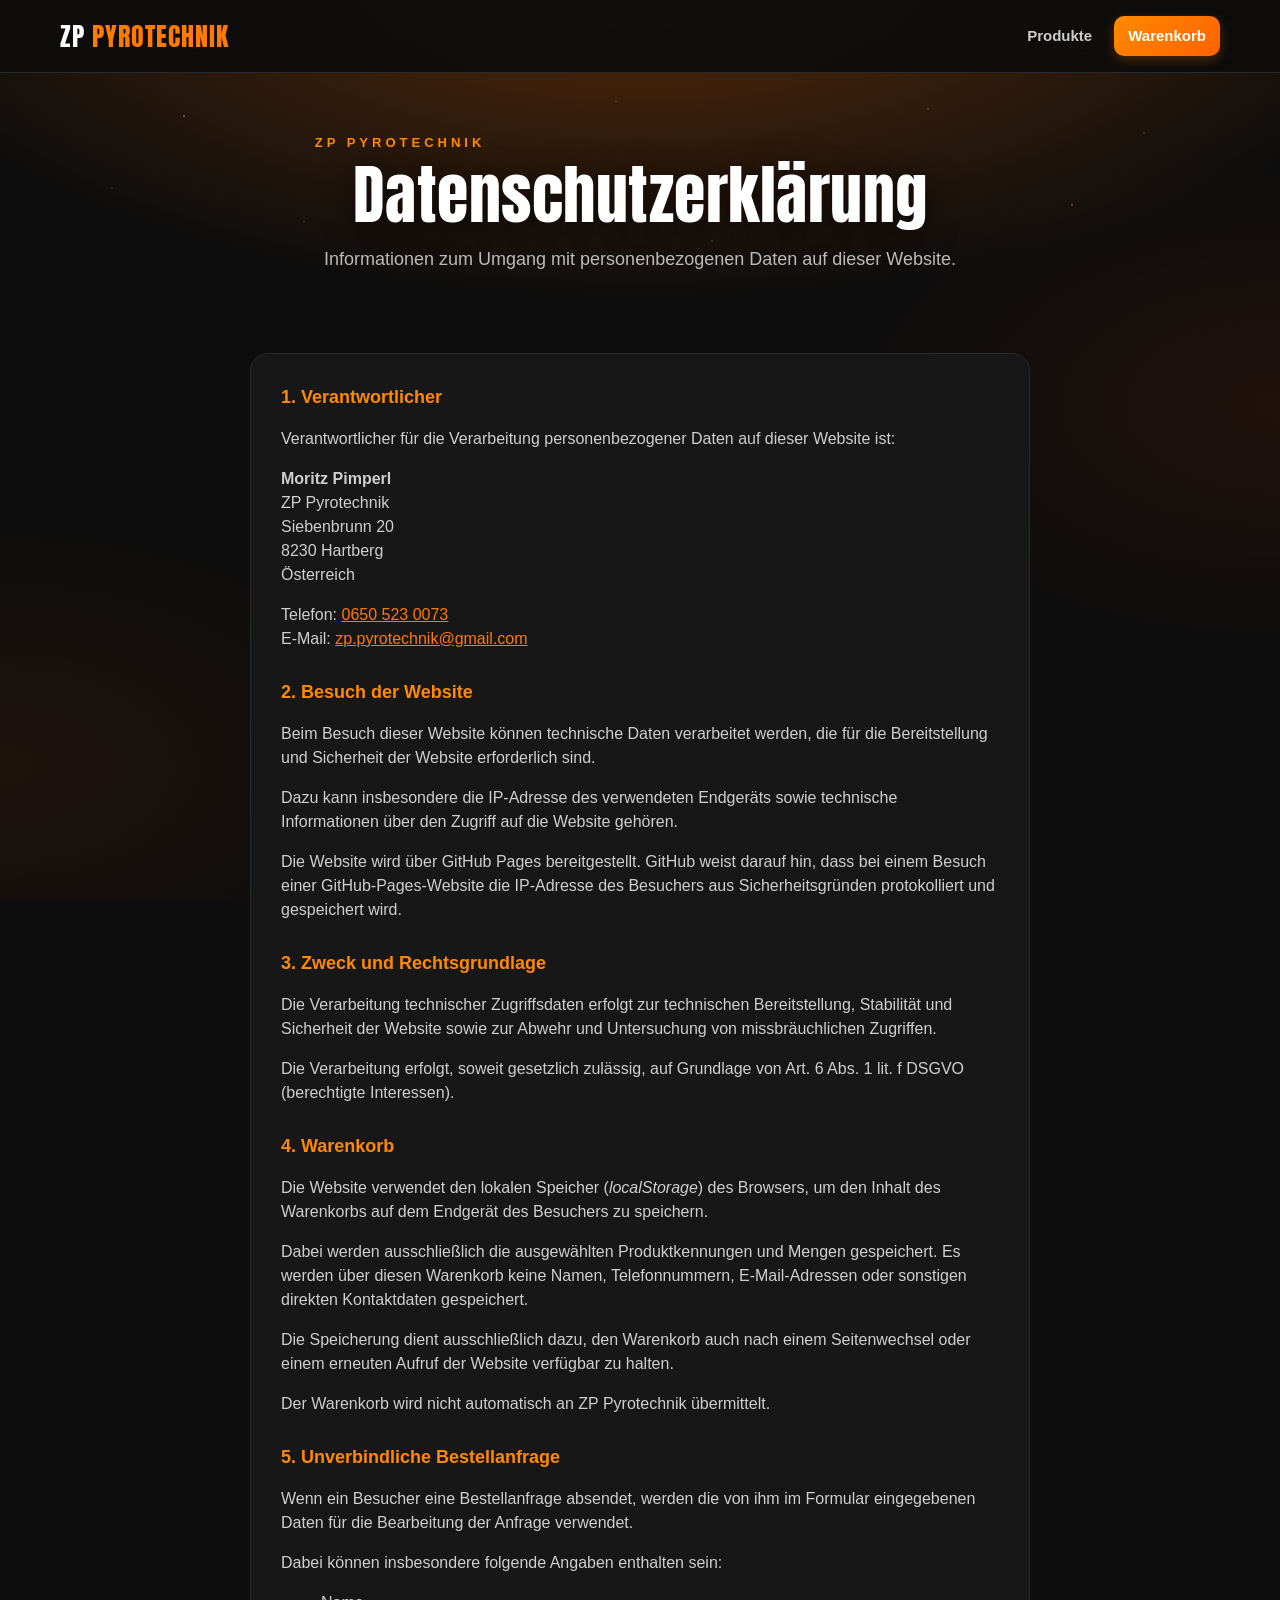
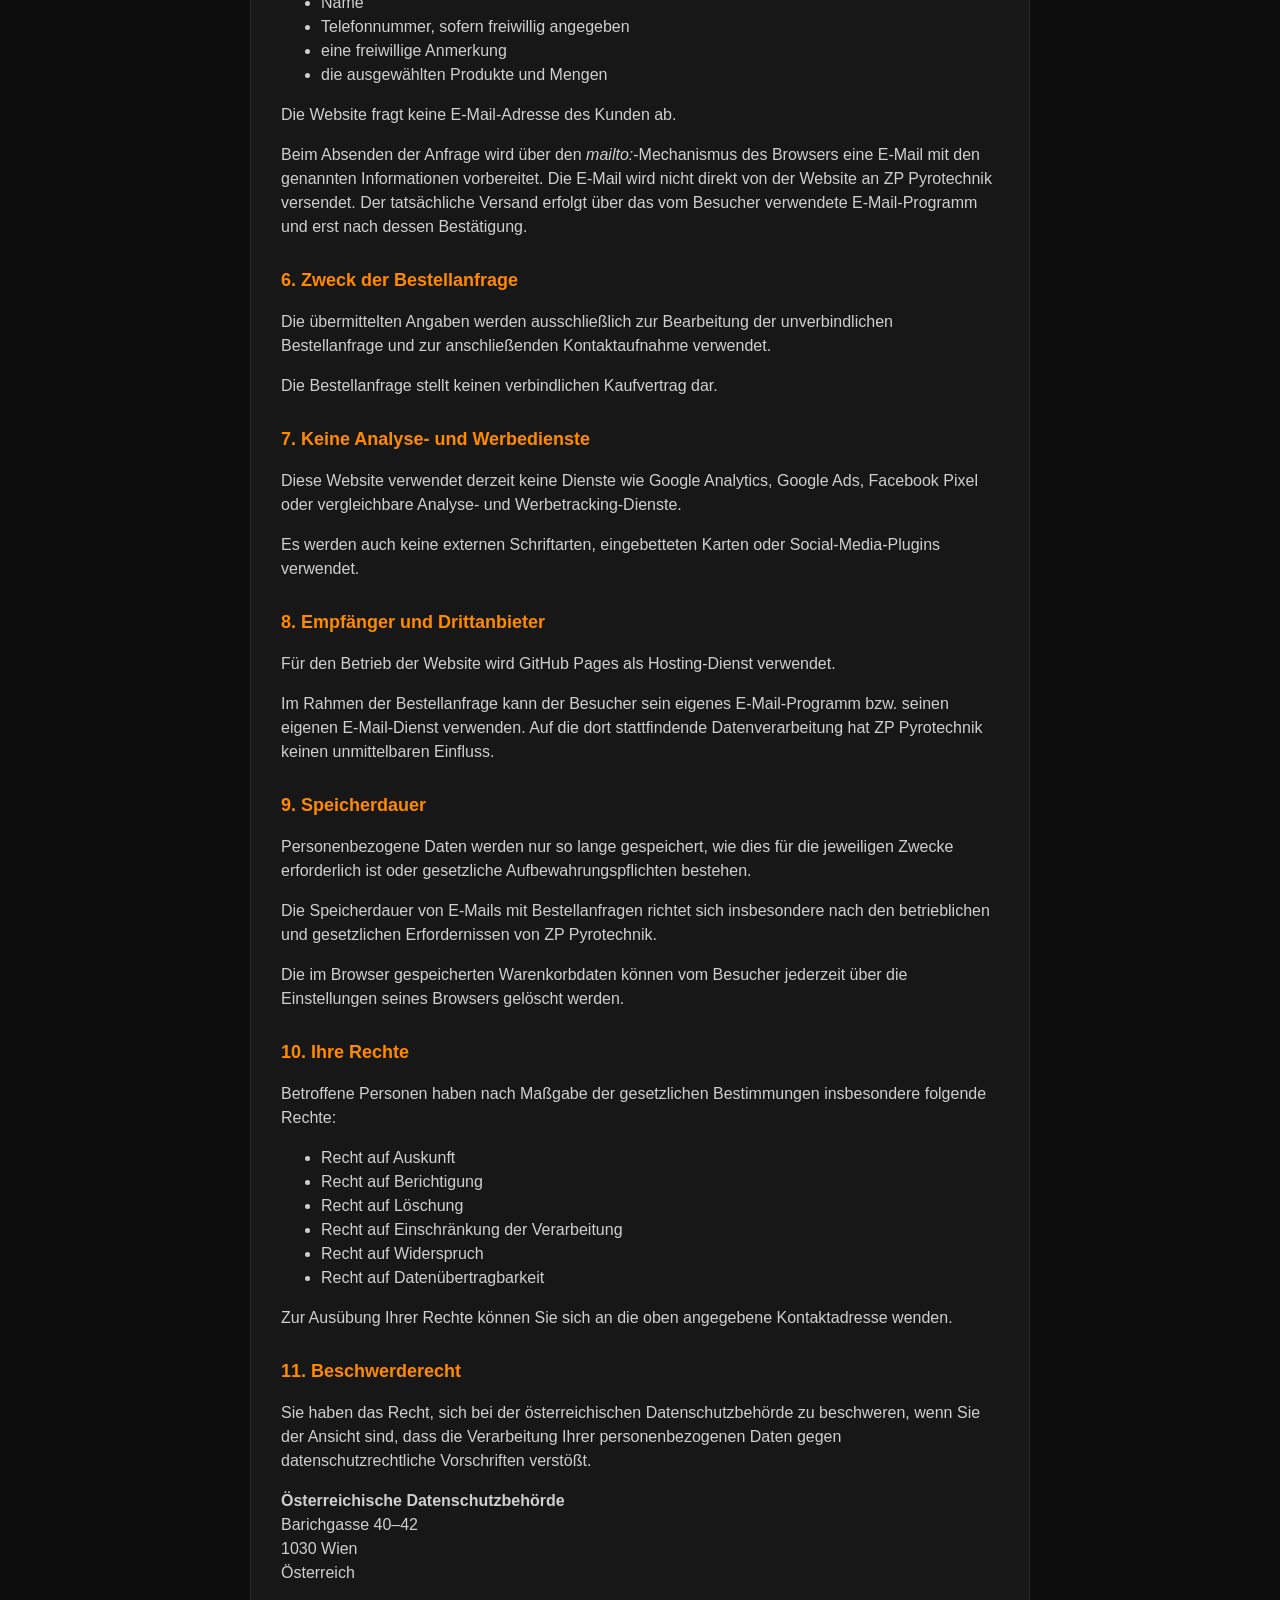
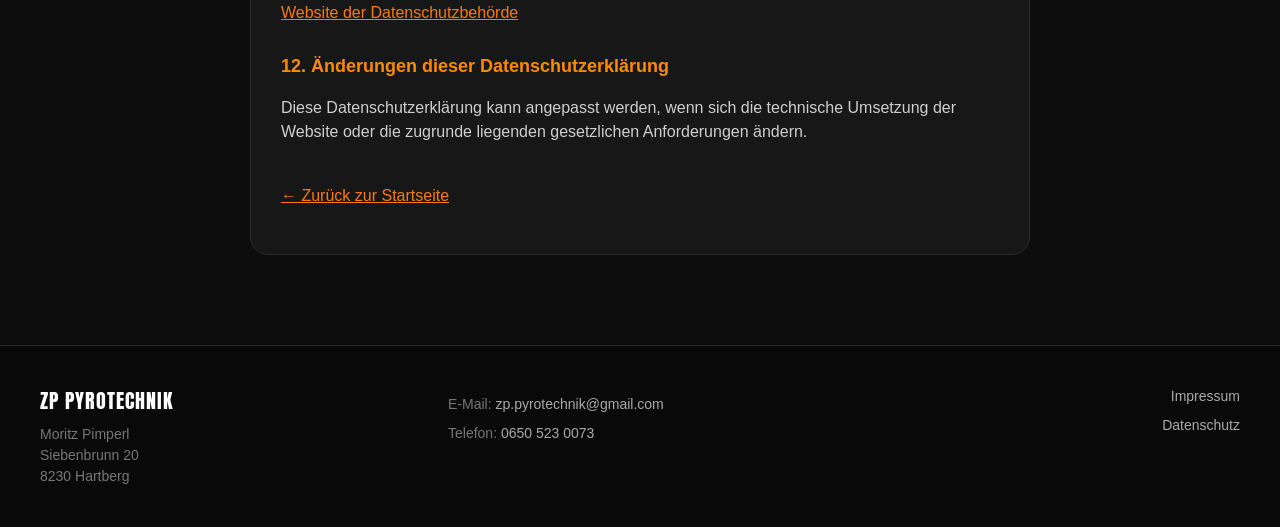
<file: datenschutz.html>
<!DOCTYPE html>
<html lang="de">
<head>
  <meta charset="UTF-8">
  <meta name="viewport" content="width=device-width, initial-scale=1.0">

  <title>Datenschutz – ZP Pyrotechnik</title>

  <meta
    name="description"
    content="Datenschutzerklärung von ZP Pyrotechnik."
  >

  <link rel="stylesheet" href="style.css">
  <link rel="icon" href="favicon.ico" sizes="any">
  <link rel="icon" type="image/png" sizes="32x32" href="favicon-32.png">
  <link rel="icon" type="image/png" sizes="192x192" href="icon-192.png">
  <link rel="apple-touch-icon" href="apple-touch-icon.png">
</head>

<body>

  <header class="site-header">
    <div class="container header-inner">

      <a href="index.html" class="logo">
        ZP <span>PYROTECHNIK</span>
      </a>

      <nav>
        <a href="index.html#produkte">Produkte</a>
        <a href="index.html#anfrage" class="nav-cart">Warenkorb</a>
      </nav>

    </div>
  </header>


  <main>

    <section class="hero hero-small">
      <div class="container">

        <p class="hero-label">ZP PYROTECHNIK</p>

        <h1>Datenschutzerklärung</h1>

        <p>
          Informationen zum Umgang mit personenbezogenen Daten
          auf dieser Website.
        </p>

      </div>
    </section>


    <section class="legal-section">
      <div class="container legal-card">

        <h3>1. Verantwortlicher</h3>

        <p>
          Verantwortlicher für die Verarbeitung personenbezogener
          Daten auf dieser Website ist:
        </p>

        <p>
          <strong>Moritz Pimperl</strong><br>
          ZP Pyrotechnik<br>
          Siebenbrunn 20<br>
          8230 Hartberg<br>
          Österreich
        </p>

        <p>
          Telefon:
          <a href="tel:+436505230073">
            0650 523 0073
          </a>
          <br>

          E-Mail:
          <a href="mailto:zp.pyrotechnik@gmail.com">
            zp.pyrotechnik@gmail.com
          </a>
        </p>


        <h3>2. Besuch der Website</h3>

        <p>
          Beim Besuch dieser Website können technische Daten
          verarbeitet werden, die für die Bereitstellung und
          Sicherheit der Website erforderlich sind.
        </p>

        <p>
          Dazu kann insbesondere die IP-Adresse des verwendeten
          Endgeräts sowie technische Informationen über den
          Zugriff auf die Website gehören.
        </p>

        <p>
          Die Website wird über GitHub Pages bereitgestellt.
          GitHub weist darauf hin, dass bei einem Besuch einer
          GitHub-Pages-Website die IP-Adresse des Besuchers aus
          Sicherheitsgründen protokolliert und gespeichert wird.
        </p>


        <h3>3. Zweck und Rechtsgrundlage</h3>

        <p>
          Die Verarbeitung technischer Zugriffsdaten erfolgt zur
          technischen Bereitstellung, Stabilität und Sicherheit
          der Website sowie zur Abwehr und Untersuchung von
          missbräuchlichen Zugriffen.
        </p>

        <p>
          Die Verarbeitung erfolgt, soweit gesetzlich zulässig,
          auf Grundlage von Art. 6 Abs. 1 lit. f DSGVO
          (berechtigte Interessen).
        </p>


        <h3>4. Warenkorb</h3>

        <p>
          Die Website verwendet den lokalen Speicher
          (<em>localStorage</em>) des Browsers, um den Inhalt
          des Warenkorbs auf dem Endgerät des Besuchers zu
          speichern.
        </p>

        <p>
          Dabei werden ausschließlich die ausgewählten
          Produktkennungen und Mengen gespeichert. Es werden
          über diesen Warenkorb keine Namen, Telefonnummern,
          E-Mail-Adressen oder sonstigen direkten Kontaktdaten
          gespeichert.
        </p>

        <p>
          Die Speicherung dient ausschließlich dazu, den
          Warenkorb auch nach einem Seitenwechsel oder einem
          erneuten Aufruf der Website verfügbar zu halten.
        </p>

        <p>
          Der Warenkorb wird nicht automatisch an ZP Pyrotechnik
          übermittelt.
        </p>


        <h3>5. Unverbindliche Bestellanfrage</h3>

        <p>
          Wenn ein Besucher eine Bestellanfrage absendet,
          werden die von ihm im Formular eingegebenen Daten
          für die Bearbeitung der Anfrage verwendet.
        </p>

        <p>
          Dabei können insbesondere folgende Angaben enthalten sein:
        </p>

        <ul>
          <li>Name</li>
          <li>Telefonnummer, sofern freiwillig angegeben</li>
          <li>eine freiwillige Anmerkung</li>
          <li>die ausgewählten Produkte und Mengen</li>
        </ul>

        <p>
          Die Website fragt keine E-Mail-Adresse des Kunden ab.
        </p>

        <p>
          Beim Absenden der Anfrage wird über den
          <em>mailto:</em>-Mechanismus des Browsers eine
          E-Mail mit den genannten Informationen vorbereitet.
          Die E-Mail wird nicht direkt von der Website an
          ZP Pyrotechnik versendet. Der tatsächliche Versand
          erfolgt über das vom Besucher verwendete
          E-Mail-Programm und erst nach dessen Bestätigung.
        </p>


        <h3>6. Zweck der Bestellanfrage</h3>

        <p>
          Die übermittelten Angaben werden ausschließlich zur
          Bearbeitung der unverbindlichen Bestellanfrage und
          zur anschließenden Kontaktaufnahme verwendet.
        </p>

        <p>
          Die Bestellanfrage stellt keinen verbindlichen
          Kaufvertrag dar.
        </p>


        <h3>7. Keine Analyse- und Werbedienste</h3>

        <p>
          Diese Website verwendet derzeit keine Dienste wie
          Google Analytics, Google Ads, Facebook Pixel oder
          vergleichbare Analyse- und Werbetracking-Dienste.
        </p>

        <p>
          Es werden auch keine externen Schriftarten,
          eingebetteten Karten oder Social-Media-Plugins
          verwendet.
        </p>


        <h3>8. Empfänger und Drittanbieter</h3>

        <p>
          Für den Betrieb der Website wird GitHub Pages als
          Hosting-Dienst verwendet.
        </p>

        <p>
          Im Rahmen der Bestellanfrage kann der Besucher sein
          eigenes E-Mail-Programm bzw. seinen eigenen
          E-Mail-Dienst verwenden. Auf die dort stattfindende
          Datenverarbeitung hat ZP Pyrotechnik keinen
          unmittelbaren Einfluss.
        </p>


        <h3>9. Speicherdauer</h3>

        <p>
          Personenbezogene Daten werden nur so lange gespeichert,
          wie dies für die jeweiligen Zwecke erforderlich ist
          oder gesetzliche Aufbewahrungspflichten bestehen.
        </p>

        <p>
          Die Speicherdauer von E-Mails mit Bestellanfragen
          richtet sich insbesondere nach den betrieblichen und
          gesetzlichen Erfordernissen von ZP Pyrotechnik.
        </p>

        <p>
          Die im Browser gespeicherten Warenkorbdaten können
          vom Besucher jederzeit über die Einstellungen seines
          Browsers gelöscht werden.
        </p>


        <h3>10. Ihre Rechte</h3>

        <p>
          Betroffene Personen haben nach Maßgabe der gesetzlichen
          Bestimmungen insbesondere folgende Rechte:
        </p>

        <ul>
          <li>Recht auf Auskunft</li>
          <li>Recht auf Berichtigung</li>
          <li>Recht auf Löschung</li>
          <li>Recht auf Einschränkung der Verarbeitung</li>
          <li>Recht auf Widerspruch</li>
          <li>Recht auf Datenübertragbarkeit</li>
        </ul>

        <p>
          Zur Ausübung Ihrer Rechte können Sie sich an die oben
          angegebene Kontaktadresse wenden.
        </p>


        <h3>11. Beschwerderecht</h3>

        <p>
          Sie haben das Recht, sich bei der österreichischen
          Datenschutzbehörde zu beschweren, wenn Sie der Ansicht
          sind, dass die Verarbeitung Ihrer personenbezogenen
          Daten gegen datenschutzrechtliche Vorschriften verstößt.
        </p>

        <p>
          <strong>Österreichische Datenschutzbehörde</strong><br>
          Barichgasse 40–42<br>
          1030 Wien<br>
          Österreich
        </p>

        <p>
          <a
            href="https://dsb.gv.at/"
            target="_blank"
            rel="noopener noreferrer"
          >
            Website der Datenschutzbehörde
          </a>
        </p>


        <h3>12. Änderungen dieser Datenschutzerklärung</h3>

        <p>
          Diese Datenschutzerklärung kann angepasst werden,
          wenn sich die technische Umsetzung der Website oder
          die zugrunde liegenden gesetzlichen Anforderungen ändern.
        </p>


        <p style="margin-top: 40px;">
          <a href="index.html">
            ← Zurück zur Startseite
          </a>
        </p>

      </div>
    </section>

  </main>


  <footer class="site-footer">

    <div class="container footer-inner">

      <div>
        <strong>ZP PYROTECHNIK</strong>

        <p>
          Moritz Pimperl<br>
          Siebenbrunn 20<br>
          8230 Hartberg
        </p>
      </div>


      <div>
        <p>
          E-Mail:
          <a href="mailto:zp.pyrotechnik@gmail.com">
            zp.pyrotechnik@gmail.com
          </a>
        </p>

        <p>
          Telefon:
          <a href="tel:+436505230073">
            0650 523 0073
          </a>
        </p>
      </div>


      <div class="footer-links">

        <a href="impressum.html">
          Impressum
        </a>

        <a href="datenschutz.html">
          Datenschutz
        </a>

      </div>

    </div>

  </footer>

</body>
</html>
</file>
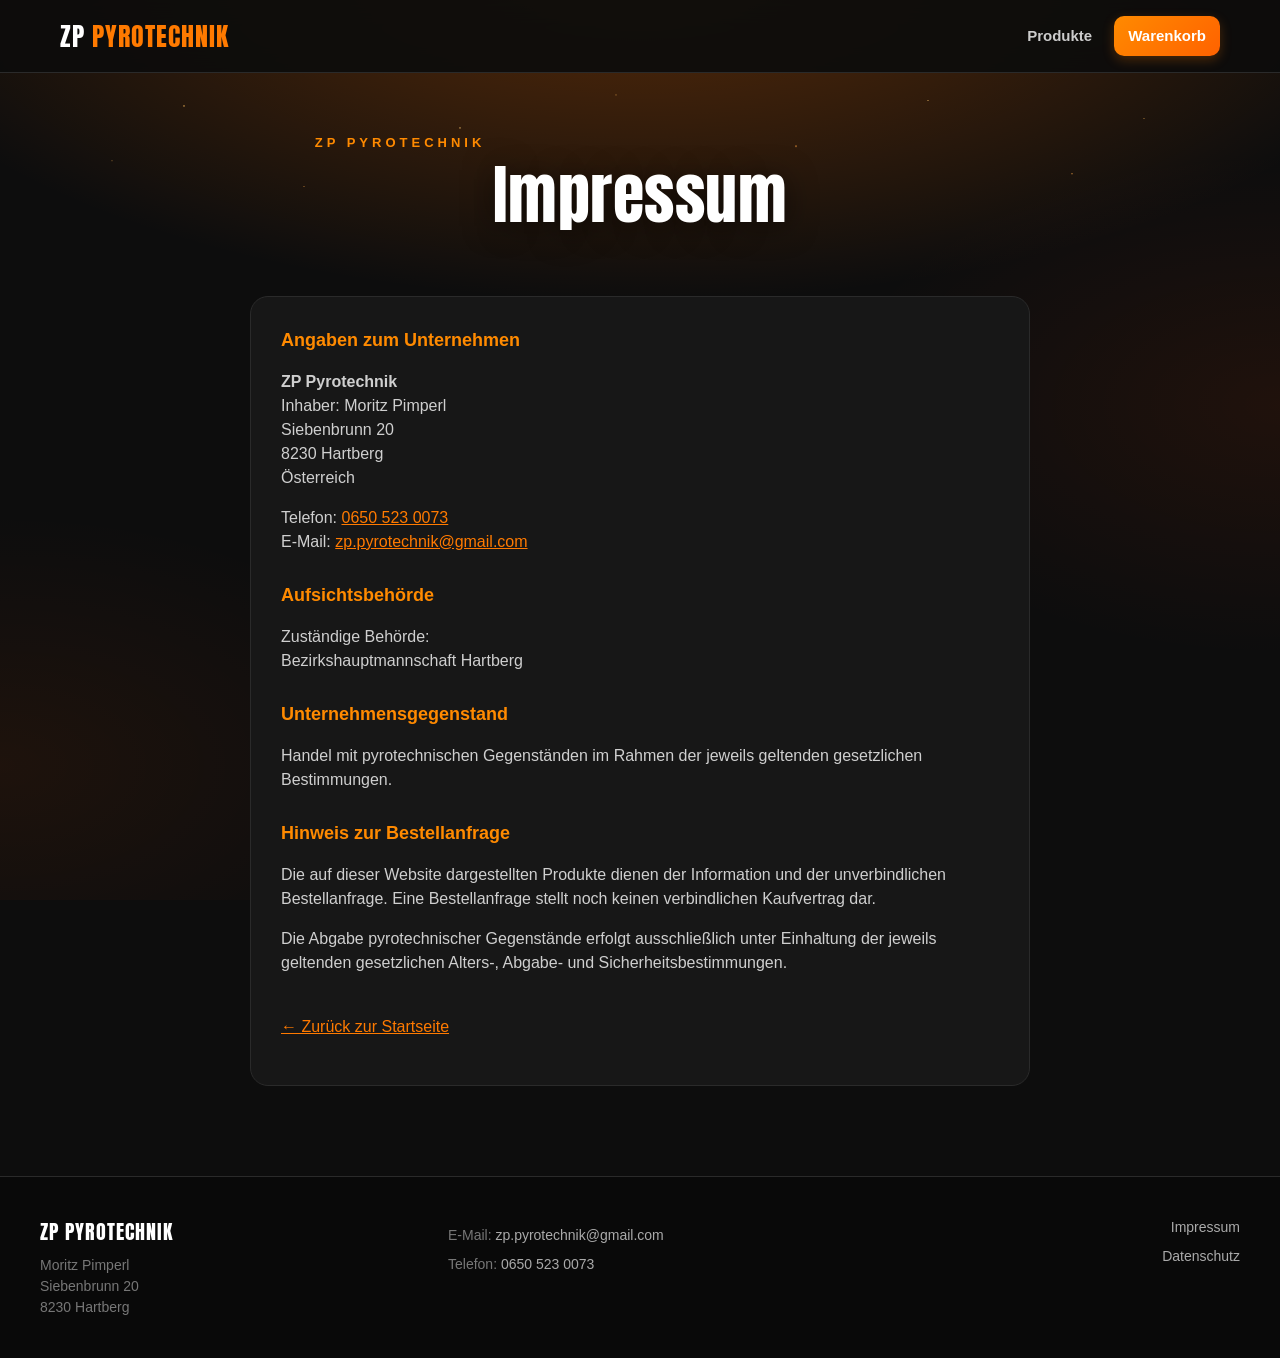
<file: impressum.html>
<!DOCTYPE html>
<html lang="de">
<head>
  <meta charset="UTF-8">
  <meta name="viewport" content="width=device-width, initial-scale=1.0">

  <title>Impressum – ZP Pyrotechnik</title>

  <meta
    name="description"
    content="Impressum von ZP Pyrotechnik."
  >

  <link rel="stylesheet" href="style.css">
  <link rel="icon" href="favicon.ico" sizes="any">
  <link rel="icon" type="image/png" sizes="32x32" href="favicon-32.png">
  <link rel="icon" type="image/png" sizes="192x192" href="icon-192.png">
  <link rel="apple-touch-icon" href="apple-touch-icon.png">
</head>

<body>

  <header class="site-header">
    <div class="container header-inner">

      <a href="index.html" class="logo">
        ZP <span>PYROTECHNIK</span>
      </a>

      <nav>
        <a href="index.html#produkte">Produkte</a>
        <a href="index.html#anfrage" class="nav-cart">Warenkorb</a>
      </nav>

    </div>
  </header>


  <main>

    <section class="hero hero-small">
      <div class="container">

        <p class="hero-label">ZP PYROTECHNIK</p>

        <h1>Impressum</h1>

      </div>
    </section>


    <section class="legal-section">
      <div class="container legal-card">

        <h3>Angaben zum Unternehmen</h3>

        <p>
          <strong>ZP Pyrotechnik</strong><br>
          Inhaber: Moritz Pimperl<br>
          Siebenbrunn 20<br>
          8230 Hartberg<br>
          Österreich
        </p>

        <p>
          Telefon:
          <a href="tel:+436505230073">0650 523 0073</a><br>
          E-Mail:
          <a href="mailto:zp.pyrotechnik@gmail.com">zp.pyrotechnik@gmail.com</a>
        </p>


        <h3>Aufsichtsbehörde</h3>

        <p>
          Zuständige Behörde:<br>
          Bezirkshauptmannschaft Hartberg
        </p>


        <h3>Unternehmensgegenstand</h3>

        <p>
          Handel mit pyrotechnischen Gegenständen im Rahmen der
          jeweils geltenden gesetzlichen Bestimmungen.
        </p>


        <h3>Hinweis zur Bestellanfrage</h3>

        <p>
          Die auf dieser Website dargestellten Produkte dienen der
          Information und der unverbindlichen Bestellanfrage.
          Eine Bestellanfrage stellt noch keinen verbindlichen
          Kaufvertrag dar.
        </p>

        <p>
          Die Abgabe pyrotechnischer Gegenstände erfolgt ausschließlich
          unter Einhaltung der jeweils geltenden gesetzlichen
          Alters-, Abgabe- und Sicherheitsbestimmungen.
        </p>


        <p style="margin-top: 40px;">
          <a href="index.html">← Zurück zur Startseite</a>
        </p>

      </div>
    </section>

  </main>


  <footer class="site-footer">

    <div class="container footer-inner">

      <div>
        <strong>ZP PYROTECHNIK</strong>
        <p>
          Moritz Pimperl<br>
          Siebenbrunn 20<br>
          8230 Hartberg
        </p>
      </div>


      <div>
        <p>
          E-Mail:
          <a href="mailto:zp.pyrotechnik@gmail.com">
            zp.pyrotechnik@gmail.com
          </a>
        </p>

        <p>
          Telefon:
          <a href="tel:+436505230073">
            0650 523 0073
          </a>
        </p>
      </div>


      <div class="footer-links">

        <a href="impressum.html">
          Impressum
        </a>

        <a href="datenschutz.html">
          Datenschutz
        </a>

      </div>

    </div>

  </footer>

</body>
</html>
</file>
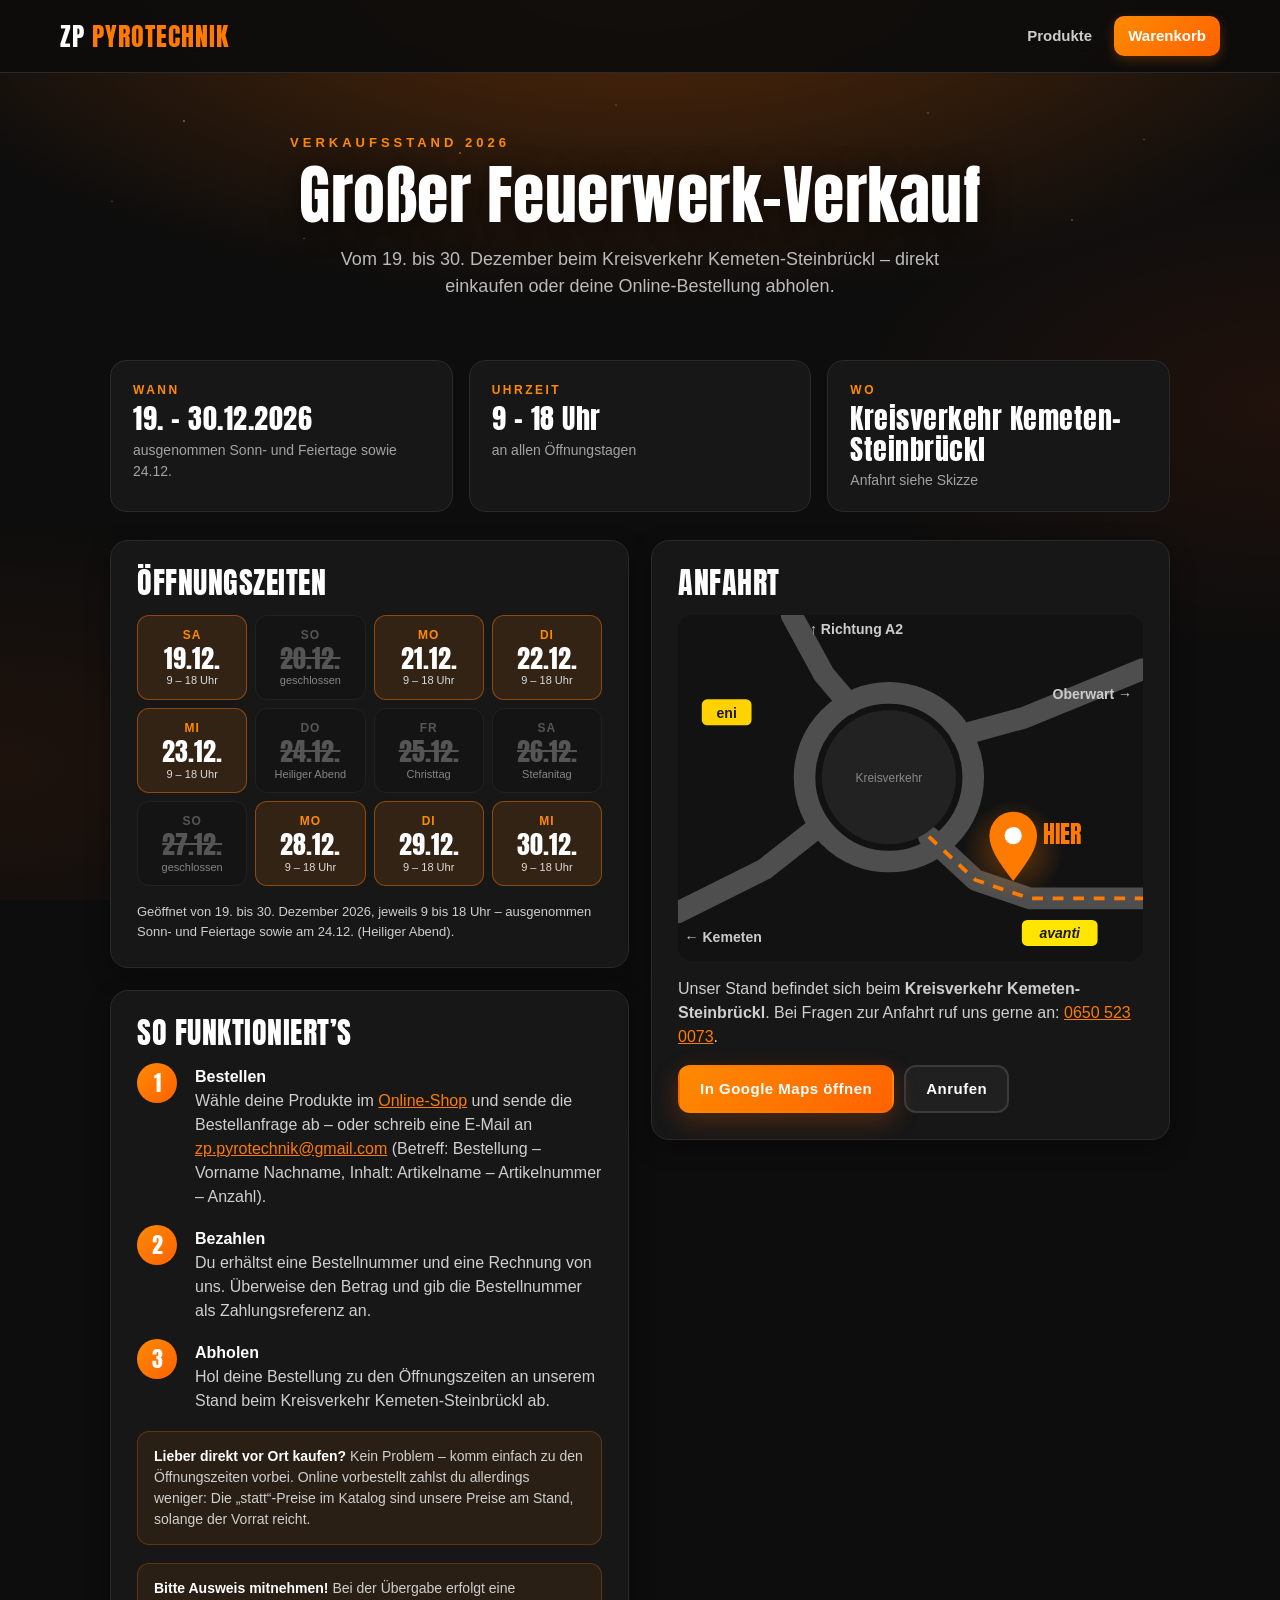
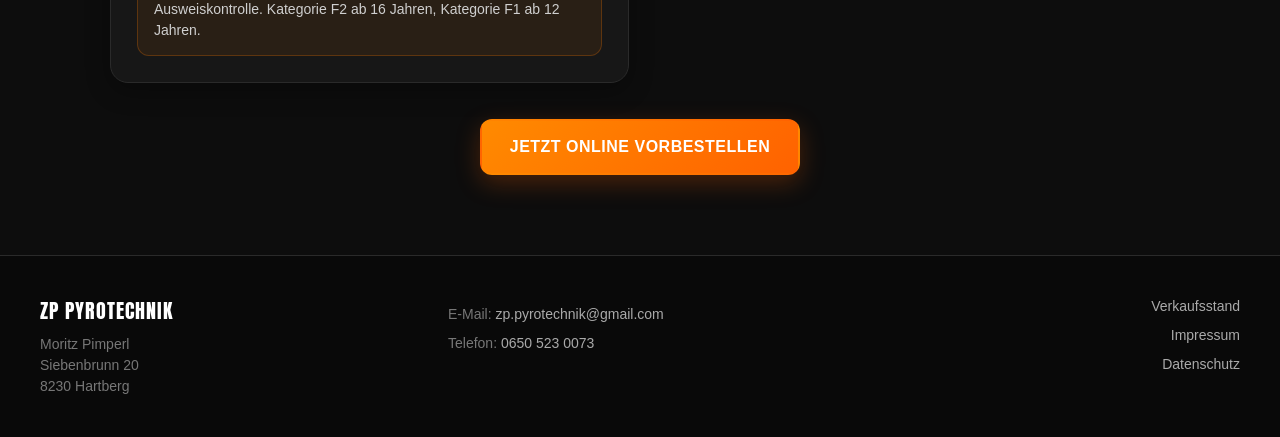
<file: verkauf.html>
<!DOCTYPE html>
<html lang="de">
<head>
  <meta charset="UTF-8">
  <meta name="viewport" content="width=device-width, initial-scale=1.0">

  <title>Feuerwerk-Verkauf 19.–30.12. – ZP Pyrotechnik</title>

  <meta
    name="description"
    content="Großer Feuerwerk-Verkauf von ZP Pyrotechnik vom 19. bis 30. Dezember 2026 beim Kreisverkehr Kemeten-Steinbrückl. Öffnungszeiten, Anfahrt und Abholung."
  >

  <link rel="stylesheet" href="style.css">
  <link rel="icon" href="favicon.ico" sizes="any">
  <link rel="icon" type="image/png" sizes="32x32" href="favicon-32.png">
  <link rel="icon" type="image/png" sizes="192x192" href="icon-192.png">
  <link rel="apple-touch-icon" href="apple-touch-icon.png">

  <style>
    /* ===== Seitenspezifisch: Verkaufsstand ===== */

    .stand-section {
      max-width: 1100px;
      margin: 0 auto;
      padding: 20px 20px 10px;
    }

    .stand-facts {
      display: grid;
      grid-template-columns: repeat(3, 1fr);
      gap: 16px;
      margin: 0 0 28px;
    }

    .fact {
      padding: 20px 22px;
      background: var(--card);
      border: 1px solid var(--line);
      border-radius: 16px;
    }

    .fact-label {
      margin: 0 0 4px;
      color: var(--orange-2);
      font-size: 12px;
      font-weight: 800;
      letter-spacing: 2.5px;
      text-transform: uppercase;
    }

    .fact-value {
      margin: 0;
      font-family: var(--head);
      font-size: 28px;
      line-height: 1.1;
      letter-spacing: 0.5px;
    }

    .fact-sub {
      margin: 6px 0 0;
      color: var(--muted);
      font-size: 14px;
    }

    .stand-grid {
      display: grid;
      grid-template-columns: minmax(0, 1fr) minmax(0, 1fr);
      gap: 22px;
      align-items: start;
    }

    .stand-card {
      padding: 26px;
      background: var(--card);
      border: 1px solid var(--line);
      border-radius: 18px;
      box-shadow: 0 8px 25px rgba(0, 0, 0, 0.3);
    }

    .stand-card + .stand-card {
      margin-top: 22px;
    }

    .stand-card h2 {
      margin: 0 0 16px;
      font-size: 30px;
    }

    .stand-card p {
      color: #cfcfcf;
    }

    /* Kalender */

    .days {
      display: grid;
      grid-template-columns: repeat(4, 1fr);
      gap: 8px;
      margin: 0 0 16px;
      padding: 0;
      list-style: none;
    }

    .day {
      padding: 10px 6px;
      border-radius: 12px;
      text-align: center;
      border: 1px solid rgba(255, 122, 0, 0.45);
      background: rgba(255, 122, 0, 0.12);
    }

    .day .wd {
      display: block;
      color: var(--orange-2);
      font-size: 12px;
      font-weight: 800;
      letter-spacing: 1px;
    }

    .day .dt {
      display: block;
      font-family: var(--head);
      font-size: 26px;
      line-height: 1.1;
    }

    .day .st {
      display: block;
      color: #dddddd;
      font-size: 11px;
    }

    .day.closed {
      border-color: var(--line);
      background: #121212;
      opacity: 0.55;
    }

    .day.closed .wd {
      color: #888888;
    }

    .day.closed .dt {
      color: #888888;
      text-decoration: line-through;
    }

    .legend {
      margin: 0;
      color: var(--muted);
      font-size: 13px;
    }

    /* Karte */

    .map {
      display: block;
      width: 100%;
      height: auto;
      margin: 4px 0 16px;
      border-radius: 14px;
      background: #121212;
    }

    .map-actions {
      display: flex;
      flex-wrap: wrap;
      gap: 10px;
    }

    .map-actions .hero-button {
      min-height: 48px;
      padding: 11px 20px;
      font-size: 15px;
    }

    /* Schritte */

    .steps {
      margin: 0;
      padding: 0;
      list-style: none;
      counter-reset: step;
    }

    .steps li {
      position: relative;
      padding: 0 0 18px 58px;
      color: #cfcfcf;
    }

    .steps li:last-child {
      padding-bottom: 0;
    }

    .steps li::before {
      counter-increment: step;
      content: counter(step);
      position: absolute;
      left: 0;
      top: -2px;
      width: 40px;
      height: 40px;
      display: flex;
      align-items: center;
      justify-content: center;
      border-radius: 50%;
      background: var(--orange-grad);
      color: #ffffff;
      font-family: var(--head);
      font-size: 22px;
    }

    .steps strong {
      display: block;
      color: #ffffff;
      font-size: 16px;
    }

    .steps a,
    .stand-card p a {
      color: var(--orange);
      text-decoration: underline;
    }

    .note {
      margin: 18px 0 0;
      padding: 14px 16px;
      border-radius: 12px;
      background: rgba(255, 122, 0, 0.08);
      border: 1px solid rgba(255, 122, 0, 0.25);
      color: #d6d6d6;
      font-size: 14px;
    }

    .note strong {
      color: #ffffff;
    }

    .stand-cta {
      margin: 36px 0 0;
      text-align: center;
    }

    @media (max-width: 860px) {
      .stand-grid {
        grid-template-columns: 1fr;
      }

      .stand-grid > div + div {
        margin-top: 0;
      }
    }

    @media (max-width: 700px) {
      .stand-facts {
        grid-template-columns: 1fr;
        gap: 10px;
      }

      .stand-card {
        padding: 20px;
      }

      .days {
        gap: 6px;
      }

      .day .dt {
        font-size: 22px;
      }
    }
  </style>
</head>

<body>

  <header class="site-header">
    <div class="container header-inner">

      <a href="index.html" class="logo">
        ZP <span>PYROTECHNIK</span>
      </a>

      <nav>
        <a href="index.html#produkte">Produkte</a>
        <a href="index.html#anfrage" class="nav-cart">Warenkorb</a>
      </nav>

    </div>
  </header>


  <main>

    <section class="hero hero-small">
      <div class="container">

        <p class="hero-label">VERKAUFSSTAND 2026</p>

        <h1>Großer Feuerwerk-Verkauf</h1>

        <p>
          Vom 19. bis 30. Dezember beim Kreisverkehr Kemeten-Steinbrückl –
          direkt einkaufen oder deine Online-Bestellung abholen.
        </p>

      </div>
    </section>


    <section class="stand-section">

      <!-- Auf einen Blick -->
      <div class="stand-facts">

        <div class="fact">
          <p class="fact-label">Wann</p>
          <p class="fact-value">19. – 30.12.2026</p>
          <p class="fact-sub">ausgenommen Sonn- und Feiertage sowie 24.12.</p>
        </div>

        <div class="fact">
          <p class="fact-label">Uhrzeit</p>
          <p class="fact-value">9 – 18 Uhr</p>
          <p class="fact-sub">an allen Öffnungstagen</p>
        </div>

        <div class="fact">
          <p class="fact-label">Wo</p>
          <p class="fact-value">Kreisverkehr Kemeten-Steinbrückl</p>
          <p class="fact-sub">Anfahrt siehe Skizze</p>
        </div>

      </div>


      <div class="stand-grid">

        <!-- Linke Spalte -->
        <div>

          <div class="stand-card">

            <h2>Öffnungszeiten</h2>

            <ul class="days">
              <li class="day"><span class="wd">SA</span><span class="dt">19.12.</span><span class="st">9 – 18 Uhr</span></li>
              <li class="day closed"><span class="wd">SO</span><span class="dt">20.12.</span><span class="st">geschlossen</span></li>
              <li class="day"><span class="wd">MO</span><span class="dt">21.12.</span><span class="st">9 – 18 Uhr</span></li>
              <li class="day"><span class="wd">DI</span><span class="dt">22.12.</span><span class="st">9 – 18 Uhr</span></li>
              <li class="day"><span class="wd">MI</span><span class="dt">23.12.</span><span class="st">9 – 18 Uhr</span></li>
              <li class="day closed"><span class="wd">DO</span><span class="dt">24.12.</span><span class="st">Heiliger Abend</span></li>
              <li class="day closed"><span class="wd">FR</span><span class="dt">25.12.</span><span class="st">Christtag</span></li>
              <li class="day closed"><span class="wd">SA</span><span class="dt">26.12.</span><span class="st">Stefanitag</span></li>
              <li class="day closed"><span class="wd">SO</span><span class="dt">27.12.</span><span class="st">geschlossen</span></li>
              <li class="day"><span class="wd">MO</span><span class="dt">28.12.</span><span class="st">9 – 18 Uhr</span></li>
              <li class="day"><span class="wd">DI</span><span class="dt">29.12.</span><span class="st">9 – 18 Uhr</span></li>
              <li class="day"><span class="wd">MI</span><span class="dt">30.12.</span><span class="st">9 – 18 Uhr</span></li>
            </ul>

            <p class="legend">
              Geöffnet von 19. bis 30. Dezember 2026, jeweils 9 bis 18 Uhr –
              ausgenommen Sonn- und Feiertage sowie am 24.12. (Heiliger Abend).
            </p>

          </div>


          <div class="stand-card">

            <h2>So funktioniert’s</h2>

            <ol class="steps">
              <li>
                <strong>Bestellen</strong>
                Wähle deine Produkte im <a href="index.html#produkte">Online-Shop</a> und sende die
                Bestellanfrage ab – oder schreib eine E-Mail an
                <a href="mailto:zp.pyrotechnik@gmail.com">zp.pyrotechnik@gmail.com</a>
                (Betreff: Bestellung – Vorname Nachname, Inhalt: Artikelname – Artikelnummer – Anzahl).
              </li>
              <li>
                <strong>Bezahlen</strong>
                Du erhältst eine Bestellnummer und eine Rechnung von uns. Überweise den Betrag
                und gib die Bestellnummer als Zahlungsreferenz an.
              </li>
              <li>
                <strong>Abholen</strong>
                Hol deine Bestellung zu den Öffnungszeiten an unserem Stand beim
                Kreisverkehr Kemeten-Steinbrückl ab.
              </li>
            </ol>

            <p class="note">
              <strong>Lieber direkt vor Ort kaufen?</strong> Kein Problem – komm einfach zu den
              Öffnungszeiten vorbei. Online vorbestellt zahlst du allerdings weniger: Die
              „statt“-Preise im Katalog sind unsere Preise am Stand, solange der Vorrat reicht.
            </p>

            <p class="note">
              <strong>Bitte Ausweis mitnehmen!</strong> Bei der Übergabe erfolgt eine
              Ausweiskontrolle. Kategorie F2 ab 16 Jahren, Kategorie F1 ab 12 Jahren.
            </p>

          </div>

        </div>


        <!-- Rechte Spalte -->
        <div>

          <div class="stand-card">

            <h2>Anfahrt</h2>

            <!-- Vereinfachte Skizze -->
            <svg class="map" viewBox="0 0 430 320" role="img" aria-label="Skizze: Verkaufsstand beim Kreisverkehr Kemeten-Steinbrückl, an der Ausfahrt Richtung Südosten bei der avanti-Tankstelle">
              <defs>
                <radialGradient id="glow" cx="50%" cy="50%" r="50%">
                  <stop offset="0%" stop-color="#ff7a00" stop-opacity="0.35"/>
                  <stop offset="100%" stop-color="#ff7a00" stop-opacity="0"/>
                </radialGradient>
              </defs>

              <!-- Straßen -->
              <g fill="none" stroke="#4e4e4e" stroke-width="20" stroke-linecap="round" stroke-linejoin="round">
                <polyline points="158,82 135,55 105,0"/>
                <polyline points="262,111 320,95 430,50"/>
                <polyline points="131,195 80,235 0,275"/>
                <polyline points="232,205 275,245 325,262 430,262"/>
              </g>

              <!-- Kreisverkehr -->
              <circle cx="195" cy="150" r="78" fill="none" stroke="#4e4e4e" stroke-width="20"/>
              <circle cx="195" cy="150" r="62" fill="#222222"/>
              <text x="195" y="154" text-anchor="middle" fill="#888" font-size="11" font-family="Arial, sans-serif">Kreisverkehr</text>

              <!-- Weg zum Stand -->
              <polyline points="232,205 275,245 325,262 430,262" fill="none" stroke="#ff7a00" stroke-width="3.5" stroke-dasharray="10 9"/>

              <!-- Stand -->
              <circle cx="310" cy="218" r="46" fill="url(#glow)"/>
              <path d="M310 246 C296 228 288 216 288 204 a22 22 0 0 1 44 0 c0 12 -8 24 -22 42z" fill="#ff7a00"/>
              <circle cx="310" cy="204" r="8" fill="#ffffff"/>
              <text x="338" y="212" fill="#ff7a00" font-size="22" font-family="Anton, Impact, sans-serif">HIER</text>

              <!-- Tankstellen -->
              <g font-family="Arial, sans-serif" font-weight="700">
                <rect x="22" y="78" width="46" height="24" rx="5" fill="#ffd200"/>
                <text x="45" y="95" text-anchor="middle" fill="#1a1a1a" font-size="13">eni</text>
                <rect x="318" y="282" width="70" height="24" rx="5" fill="#ffe600"/>
                <text x="353" y="299" text-anchor="middle" fill="#1a1a1a" font-size="13" font-style="italic">avanti</text>
              </g>

              <!-- Beschriftung -->
              <g fill="#cccccc" font-size="13" font-weight="700" font-family="Arial, sans-serif">
                <text x="122" y="18">↑ Richtung A2</text>
                <text x="420" y="78" text-anchor="end">Oberwart →</text>
                <text x="6" y="302">← Kemeten</text>
              </g>
            </svg>

            <p>
              Unser Stand befindet sich beim <strong>Kreisverkehr Kemeten-Steinbrückl</strong>.
              Bei Fragen zur Anfahrt ruf uns gerne an:
              <a href="tel:+436505230073">0650 523 0073</a>.
            </p>

            <div class="map-actions">
              <a class="hero-button" href="https://maps.app.goo.gl/hVxak5dRPEiC5ghL9" target="_blank" rel="noopener">
                In Google Maps öffnen
              </a>
              <a class="hero-button secondary" href="tel:+436505230073">
                Anrufen
              </a>
            </div>

          </div>

        </div>

      </div>


      <div class="stand-cta">
        <a href="index.html#produkte" class="hero-button">
          JETZT ONLINE VORBESTELLEN
        </a>
      </div>

    </section>

  </main>


  <footer class="site-footer">

    <div class="container footer-inner">

      <div>
        <strong>ZP PYROTECHNIK</strong>
        <p>
          Moritz Pimperl<br>
          Siebenbrunn 20<br>
          8230 Hartberg
        </p>
      </div>


      <div>
        <p>
          E-Mail:
          <a href="mailto:zp.pyrotechnik@gmail.com">
            zp.pyrotechnik@gmail.com
          </a>
        </p>

        <p>
          Telefon:
          <a href="tel:+436505230073">
            0650 523 0073
          </a>
        </p>
      </div>


      <div class="footer-links">

        <a href="verkauf.html">
          Verkaufsstand
        </a>

        <a href="impressum.html">
          Impressum
        </a>

        <a href="datenschutz.html">
          Datenschutz
        </a>

      </div>

    </div>

  </footer>

</body>
</html>
</file>
<file: style.css>
/* =========================================
   SCHRIFT (lokal eingebunden – keine externen Server)
   ========================================= */

@font-face {
  font-family: "Anton";
  src: url("fonts/Anton-Regular.ttf") format("truetype");
  font-weight: 400;
  font-style: normal;
  font-display: swap;
}


/* =========================================
   FARBEN & GRUNDLAGEN
   ========================================= */

:root {
  --bg: #0d0d0d;
  --card: #171717;
  --card-2: #1f1f1f;
  --line: #2a2a2a;
  --line-2: #3a3a3a;
  --text: #ffffff;
  --muted: #a3a3a3;
  --orange: #ff7a00;
  --orange-2: #ff8a00;
  --orange-grad: linear-gradient(135deg, #ff8a00, #ff6200);
  --green: #4cd07d;
  --head: "Anton", Impact, "Arial Narrow", sans-serif;
}

* {
  box-sizing: border-box;
}

html {
  scroll-behavior: smooth;
  scroll-padding-top: 80px;
}

body {
  margin: 0;
  font-family: Arial, Helvetica, sans-serif;
  color: var(--text);
  line-height: 1.5;

  /* dunkler Hintergrund mit orangem Glühen wie auf Flyer & Katalog */
  background-color: var(--bg);
  background-image:
    radial-gradient(ellipse 90% 55% at 50% -5%, rgba(255, 110, 0, 0.32), transparent 70%),
    radial-gradient(ellipse 50% 40% at 100% 45%, rgba(255, 70, 0, 0.08), transparent 70%),
    radial-gradient(ellipse 50% 40% at 0% 85%, rgba(255, 90, 0, 0.07), transparent 70%);
  background-repeat: no-repeat;
  background-attachment: fixed;
}

a {
  color: inherit;
  text-decoration: none;
}

button,
select,
input,
textarea {
  font-family: inherit;
}

.container {
  width: 100%;
}


/* =========================================
   HEADER
   ========================================= */

header {
  position: sticky;
  top: 0;
  z-index: 1000;

  background: rgba(13, 13, 13, 0.92);
  border-bottom: 1px solid var(--line);

  backdrop-filter: blur(12px);
  -webkit-backdrop-filter: blur(12px);
}

.header-inner {
  max-width: 1200px;
  margin: 0 auto;

  min-height: 72px;
  padding: 0 20px;

  display: flex;
  align-items: center;
  justify-content: space-between;
  gap: 25px;
}

.logo {
  font-family: var(--head);
  font-size: 26px;
  font-weight: 400;
  letter-spacing: 1px;
  color: #ffffff;
}

.logo span {
  color: var(--orange);
}

nav {
  display: flex;
  align-items: center;
  gap: 22px;
}

nav a {
  color: #cccccc;
  font-size: 15px;
  font-weight: 600;

  transition: color 0.2s ease;
}

nav a:hover {
  color: var(--orange);
}

/* Warenkorb hervorheben */

nav a.nav-cart,
nav a[href="#anfrage"] {
  padding: 9px 14px;
  border-radius: 10px;
  background: var(--orange-grad);
  color: #ffffff;
  font-weight: 800;
  box-shadow: 0 4px 12px rgba(255, 122, 0, 0.25);
  transition: transform 0.2s ease, filter 0.2s ease, box-shadow 0.2s ease;
}

nav a.nav-cart:hover,
nav a[href="#anfrage"]:hover {
  color: #ffffff;
  transform: translateY(-1px);
  filter: brightness(1.08);
  box-shadow: 0 6px 18px rgba(255, 122, 0, 0.35);
}


/* =========================================
   HERO
   ========================================= */

.hero {
  position: relative;
  max-width: 1200px;
  margin: 0 auto;
  padding: 70px 20px 60px;
  text-align: center;
}

/* kleine Funken im Hintergrund */
.hero::before {
  content: "";
  position: absolute;
  inset: 0;
  z-index: -1;
  pointer-events: none;
  background-image:
    radial-gradient(2px 2px at 12% 18%, rgba(255, 190, 90, 0.9), transparent 60%),
    radial-gradient(1.5px 1.5px at 22% 62%, rgba(255, 170, 70, 0.7), transparent 60%),
    radial-gradient(2px 2px at 35% 30%, rgba(255, 200, 110, 0.8), transparent 60%),
    radial-gradient(1.5px 1.5px at 48% 12%, rgba(255, 180, 80, 0.8), transparent 60%),
    radial-gradient(2.5px 2.5px at 63% 40%, rgba(255, 160, 60, 0.7), transparent 60%),
    radial-gradient(1.5px 1.5px at 74% 15%, rgba(255, 200, 110, 0.9), transparent 60%),
    radial-gradient(2px 2px at 86% 55%, rgba(255, 170, 70, 0.7), transparent 60%),
    radial-gradient(1.5px 1.5px at 92% 25%, rgba(255, 190, 90, 0.8), transparent 60%),
    radial-gradient(1.5px 1.5px at 6% 48%, rgba(255, 180, 80, 0.6), transparent 60%),
    radial-gradient(2px 2px at 56% 70%, rgba(255, 190, 90, 0.5), transparent 60%);
}

.hero-logo {
  width: 150px;
  max-width: 60%;
  height: auto;
  display: block;
  margin: 0 auto 26px;
  border-radius: 50%;
  box-shadow: 0 0 60px rgba(255, 122, 0, 0.35);
}

.hero-label {
  margin: 0 0 10px !important;
  color: var(--orange-2) !important;
  font-size: 13px !important;
  font-weight: 800;
  letter-spacing: 4px;
}

.hero h1 {
  margin: 0 0 18px;
  font-family: var(--head);
  font-size: clamp(44px, 8vw, 88px);
  font-weight: 400;
  line-height: 1.02;
  letter-spacing: 0.5px;
  text-shadow: 0 4px 30px rgba(0, 0, 0, 0.6);
}

.hero h1 span {
  display: block;
  color: var(--orange);
}

.hero p {
  max-width: 680px;
  margin: 0 auto 30px;
  color: #bbbbbb;
  font-size: 18px;
}

.hero-buttons {
  display: flex;
  flex-wrap: wrap;
  justify-content: center;
  gap: 14px;
}

.hero-button,
.prospekt-button {
  display: inline-flex;
  align-items: center;
  justify-content: center;

  min-height: 56px;
  padding: 14px 28px;

  border: 2px solid transparent;
  border-radius: 12px;

  background: var(--orange-grad);
  color: #ffffff;

  font-size: 16px;
  font-weight: 800;
  letter-spacing: 0.5px;

  box-shadow: 0 8px 25px rgba(255, 98, 0, 0.25);

  transition: transform 0.2s ease, filter 0.2s ease, background 0.2s ease;
}

.hero-button:hover,
.prospekt-button:hover {
  transform: translateY(-2px);
  filter: brightness(1.08);
}

.hero-button.secondary {
  background: rgba(255, 255, 255, 0.04);
  border-color: var(--line-2);
  box-shadow: none;
}

.hero-button.secondary:hover {
  border-color: var(--orange);
  background: rgba(255, 122, 0, 0.1);
  filter: none;
}

/* Hersteller-Leiste */

.brand-strip {
  list-style: none;
  margin: 44px auto 0;
  padding: 0;

  display: flex;
  flex-wrap: wrap;
  justify-content: center;
  gap: 8px;

  max-width: 820px;
}

.brand-strip li {
  padding: 7px 14px;
  border: 1px solid var(--line);
  border-radius: 999px;
  background: rgba(23, 23, 23, 0.7);
  color: #bdbdbd;
  font-size: 13px;
  font-weight: 700;
  letter-spacing: 0.5px;
}


/* =========================================
   SECTIONS
   ========================================= */

section {
  width: 100%;
}

.products-section,
.order-section {
  max-width: 1200px;
  margin: 0 auto;
  padding: 60px 20px;
}

.section-heading {
  margin-bottom: 26px;
}

.section-label {
  margin: 0 0 4px;
  color: var(--orange-2);
  font-size: 13px;
  font-weight: 800;
  letter-spacing: 4px;
}

.section-label:empty {
  display: none;
}

section h2 {
  margin: 0;
  font-family: var(--head);
  font-size: clamp(36px, 6vw, 56px);
  font-weight: 400;
  line-height: 1.05;
  letter-spacing: 0.5px;
  text-transform: uppercase;
}

.section-description {
  margin: 0 0 30px;
  color: #999999;
}


/* =========================================
   FILTER
   ========================================= */

.filter-wrapper {
  display: flex;
  flex-wrap: wrap;
  align-items: center;
  gap: 10px 16px;
  margin-bottom: 35px;
}

.filter-wrapper > label[for="filter"] {
  flex-basis: 100%;
  color: var(--muted);
  font-size: 14px;
  font-weight: 700;
}

#filter {
  width: 100%;
  max-width: 420px;

  padding: 15px 48px 15px 18px;
  margin: 0;

  background-color: var(--card);
  color: #ffffff;

  border: 1px solid #444444;
  border-radius: 12px;

  font-size: 16px;
  font-weight: 600;

  cursor: pointer;

  appearance: none;
  -webkit-appearance: none;

  background-image:
    linear-gradient(45deg, transparent 50%, var(--orange) 50%),
    linear-gradient(135deg, var(--orange) 50%, transparent 50%);
  background-position:
    calc(100% - 22px) 21px,
    calc(100% - 16px) 21px;
  background-size: 6px 6px, 6px 6px;
  background-repeat: no-repeat;

  transition: border-color 0.2s ease, background-color 0.2s ease, box-shadow 0.2s ease;
}

#filter:hover {
  border-color: var(--orange);
  background-color: #222222;
}

#filter:focus {
  outline: none;
  border-color: var(--orange);
  box-shadow: 0 0 0 3px rgba(255, 122, 0, 0.15);
}

#filter option {
  background: #1b1b1b;
  color: #ffffff;
}

.stock-toggle {
  display: inline-flex;
  align-items: center;
  gap: 10px;

  padding: 14px 18px;

  background: var(--card);
  color: #ffffff;

  border: 1px solid #444444;
  border-radius: 12px;

  font-size: 16px;
  font-weight: 600;

  cursor: pointer;
  user-select: none;

  transition: border-color 0.2s ease, background-color 0.2s ease;
}

.stock-toggle:hover {
  border-color: var(--orange);
  background: #222222;
}

.stock-toggle:has(input:checked) {
  border-color: var(--orange);
  background: rgba(255, 122, 0, 0.12);
}

.stock-toggle input {
  width: 20px;
  height: 20px;
  margin: 0;
  accent-color: var(--orange);
  cursor: pointer;
}

.no-products {
  grid-column: 1 / -1;
  color: #888888;
  text-align: center;
}


/* =========================================
   PRODUKT-GRID & KARTE
   ========================================= */

.product-grid {
  display: grid;
  grid-template-columns: repeat(auto-fill, minmax(255px, 1fr));
  gap: 22px;
}

.product-card {
  display: flex;
  flex-direction: column;
  overflow: hidden;

  background: var(--card);
  border: 1px solid var(--line);
  border-radius: 18px;

  box-shadow: 0 8px 25px rgba(0, 0, 0, 0.3);

  transition: transform 0.2s ease, border-color 0.2s ease, box-shadow 0.2s ease;
}

.product-card:hover {
  transform: translateY(-4px);
  border-color: rgba(255, 122, 0, 0.45);
  box-shadow: 0 14px 35px rgba(0, 0, 0, 0.45), 0 0 0 1px rgba(255, 122, 0, 0.15);
}

.product-card.is-sold-out {
  opacity: 0.6;
}

.product-card.is-sold-out:hover {
  transform: none;
  border-color: var(--line);
}


/* Bild mit orangem Glühen dahinter */

.product-image {
  position: relative;
  width: 100%;
  height: 200px;

  background:
    radial-gradient(circle at 50% 55%, rgba(255, 122, 0, 0.22), transparent 62%),
    linear-gradient(180deg, #1d1d1d, #141414);

  display: flex;
  align-items: center;
  justify-content: center;
}

.product-image img {
  width: 82%;
  height: 82%;
  object-fit: contain;
  display: block;
  filter: drop-shadow(0 10px 18px rgba(0, 0, 0, 0.55));
  transition: transform 0.25s ease;
}

.product-card:hover .product-image img {
  transform: scale(1.04);
}

.product-placeholder {
  width: 85px;
  height: 85px;

  display: flex;
  align-items: center;
  justify-content: center;

  border-radius: 50%;
  background: #222222;
  border: 2px solid var(--orange);
  color: var(--orange);

  font-size: 20px;
  font-weight: 900;

  box-shadow: 0 0 25px rgba(255, 122, 0, 0.15);
}

.product-id {
  position: absolute;
  top: 12px;
  right: 12px;
  z-index: 2;

  padding: 4px 9px;
  border-radius: 7px;
  background: rgba(38, 38, 38, 0.9);
  border: 1px solid var(--line-2);
  color: #bbbbbb;

  font-size: 12px;
  font-weight: 800;
}


/* Badges */

.product-badges {
  position: absolute;
  top: 12px;
  left: 12px;
  z-index: 2;

  display: flex;
  flex-direction: column;
  align-items: flex-start;
  gap: 6px;
  max-width: 70%;
}

.badge {
  padding: 5px 10px;
  border-radius: 7px;

  font-size: 11px;
  font-weight: 800;
  letter-spacing: 0.6px;
  text-transform: uppercase;
  line-height: 1.2;

  box-shadow: 0 4px 10px rgba(0, 0, 0, 0.35);
}

.badge-sale {
  background: #e3262b;
  color: #ffffff;
}

.badge-soon {
  background: #7c3aed;
  color: #ffffff;
}

.badge-exclusive {
  background: linear-gradient(135deg, #ffd56a, #f2a900);
  color: #2a1a00;
}

.badge-info {
  background: #2d2d2d;
  border: 1px solid #555555;
  color: #e5e5e5;
  text-transform: none;
  letter-spacing: 0;
}


/* Inhalt */

.product-content {
  display: flex;
  flex-direction: column;
  flex: 1;
  padding: 18px 20px 20px;
}

.product-category {
  align-self: flex-start;
  margin-bottom: 9px;
  padding: 4px 9px;
  border-radius: 6px;
  background: rgba(255, 122, 0, 0.12);
  color: var(--orange-2);
  font-size: 11px;
  font-weight: 800;
  text-transform: uppercase;
  letter-spacing: 0.5px;
}

.product-card h3 {
  margin: 0 0 3px;
  font-size: 20px;
  line-height: 1.2;
}

.product-manufacturer {
  margin: 0 0 14px;
  color: #8a8a8a;
  font-size: 14px;
}

.product-details {
  display: flex;
  flex-wrap: wrap;
  gap: 6px;
  margin-bottom: 16px;
}

.product-details span {
  display: inline-block;
  padding: 5px 9px;
  border-radius: 7px;
  background: #242424;
  border: 1px solid #383838;
  color: #e0e0e0;
  font-size: 12.5px;
  font-weight: 700;
}

.product-footer {
  margin-top: auto;
  display: flex;
  flex-wrap: wrap;
  align-items: flex-end;
  justify-content: space-between;
  gap: 10px;
}

.product-price {
  font-family: var(--head);
  font-size: 34px;
  font-weight: 400;
  line-height: 1;
  color: var(--orange);
  white-space: nowrap;
}

.product-stock {
  display: inline-flex;
  align-items: center;
  gap: 6px;
  padding-bottom: 3px;
  font-size: 13px;
  font-weight: 700;
  white-space: nowrap;
}

.stock-dot {
  width: 8px;
  height: 8px;
  border-radius: 50%;
  background: currentColor;
  box-shadow: 0 0 8px currentColor;
}

.product-stock.is-ok { color: var(--green); }
.product-stock.is-low { color: #ffd23f; }
.product-stock.is-soon { color: #a78bfa; }
.product-stock.is-out { color: #e3262b; }
/*.product-stock.is-out .stock-dot { box-shadow: none; }*/


/* =========================================
   IN DEN WARENKORB
   ========================================= */

.add-to-cart {
  width: 100%;
  min-height: 52px;

  margin-top: 16px;
  padding: 13px 20px;

  border: none;
  border-radius: 12px;

  background: var(--orange-grad);
  color: #ffffff;

  font-size: 16px;
  font-weight: 800;
  letter-spacing: 0.2px;

  cursor: pointer;

  box-shadow: 0 6px 18px rgba(255, 98, 0, 0.2);

  transition: transform 0.15s ease, box-shadow 0.15s ease, filter 0.15s ease;
}

.add-to-cart:hover {
  transform: translateY(-2px);
  filter: brightness(1.08);
  box-shadow: 0 10px 25px rgba(255, 98, 0, 0.3);
}

.add-to-cart:active {
  transform: translateY(0);
}

.add-to-cart:disabled {
  background: #2a2a2a;
  color: #777777;
  cursor: not-allowed;
  box-shadow: none;
  transform: none;
  filter: none;
}


/* =========================================
   ANFRAGE: WARENKORB + FORMULAR
   ========================================= */

.order-section {
  margin-top: 20px;
}

.order-layout {
  display: grid;
  grid-template-columns: minmax(0, 1fr) minmax(0, 1fr);
  gap: 24px;
  align-items: start;
}

.cart-box,
.form-box {
  padding: 26px;
  background: var(--card);
  border: 1px solid var(--line);
  border-radius: 18px;
  box-shadow: 0 8px 25px rgba(0, 0, 0, 0.3);
}

.cart-box {
  position: sticky;
  top: 92px;
}

.cart-box h3,
.form-box h3 {
  margin: 0 0 16px;
  font-family: var(--head);
  font-size: 28px;
  font-weight: 400;
  letter-spacing: 0.5px;
  text-transform: uppercase;
}

#cart {
  margin: 0;
}

.empty-cart {
  margin: 0;
  padding: 26px 10px;
  border: 1px dashed var(--line-2);
  border-radius: 12px;
  color: #888888;
  text-align: center;
  font-size: 15px;
}

.cart-item {
  display: grid;
  grid-template-columns: 1fr auto auto;
  align-items: center;
  gap: 14px;
  padding: 14px 0;
  border-bottom: 1px solid var(--line);
}

.cart-item:first-child {
  padding-top: 0;
}

.cart-item-info {
  display: flex;
  flex-direction: column;
  gap: 3px;
}

.cart-item-info strong {
  font-size: 15px;
}

.cart-item-info span {
  color: #888888;
  font-size: 13px;
}

.cart-item-controls {
  display: flex;
  align-items: center;
  gap: 8px;
}

.cart-item-controls button {
  border: none;
  cursor: pointer;
}

.quantity {
  width: 34px;
  height: 34px;
  border-radius: 8px;
  background: #292929;
  color: #ffffff;
  font-size: 18px;
  font-weight: 700;
  transition: background 0.15s ease;
}

.quantity:hover {
  background: var(--orange);
}

.cart-item-controls > span {
  min-width: 25px;
  text-align: center;
  font-weight: 700;
}

.remove-item {
  padding: 8px 10px;
  border-radius: 8px;
  background: #292929;
  color: #bbbbbb;
  font-size: 12px;
}

.remove-item:hover {
  background: #3a3a3a;
  color: #ffffff;
}

.cart-item-price {
  min-width: 80px;
  text-align: right;
  font-size: 15px;
}

.cart-total {
  display: flex;
  align-items: baseline;
  justify-content: space-between;
  margin-top: 18px;
  padding-top: 18px;
  border-top: 2px solid var(--line-2);
}

.cart-total span {
  color: var(--muted);
  font-size: 15px;
  font-weight: 800;
  letter-spacing: 2px;
  text-transform: uppercase;
}

#total {
  display: block;
  margin: 0;
  color: var(--orange);
  font-family: var(--head);
  font-size: 38px;
  font-weight: 400;
  line-height: 1;
}

.form-info {
  margin: 0 0 20px;
  padding: 14px 16px;
  border-radius: 12px;
  background: rgba(255, 122, 0, 0.08);
  border: 1px solid rgba(255, 122, 0, 0.25);
  color: #d6d6d6;
  font-size: 14px;
}


/* =========================================
   FORMULAR
   ========================================= */

#orderForm {
  margin: 0;
  padding: 0;
}

#orderForm label {
  display: block;
  margin-bottom: 7px;
  color: #cccccc;
  font-size: 14px;
  font-weight: 700;
}

#orderForm input,
#orderForm textarea {
  width: 100%;
  padding: 13px 15px;
  margin-bottom: 18px;
  border: 1px solid #363636;
  border-radius: 10px;
  background: #101010;
  color: #ffffff;
  font-size: 15px;
  outline: none;
  transition: border-color 0.2s ease, box-shadow 0.2s ease;
}

#orderForm input:focus,
#orderForm textarea:focus {
  border-color: var(--orange);
  box-shadow: 0 0 0 3px rgba(255, 122, 0, 0.12);
}

#orderForm textarea {
  min-height: 120px;
  resize: vertical;
}

#orderForm input[type="checkbox"] {
  width: 18px;
  height: 18px;
  flex-shrink: 0;
  margin: 2px 8px 0 0;
  accent-color: var(--orange);
}

#orderForm label.checkbox-label {
  display: flex;
  align-items: flex-start;
  gap: 5px;
  margin-bottom: 20px;
  color: #999999;
  font-size: 13px;
  font-weight: 400;
}

#orderForm label.checkbox-label a {
  color: var(--orange);
  text-decoration: underline;
}

#orderForm label.checkbox-label a:hover {
  color: var(--orange-2);
}

#orderForm button[type="submit"] {
  width: 100%;
  min-height: 58px;
  padding: 14px 20px;
  border: none;
  border-radius: 12px;
  background: var(--orange-grad);
  color: #ffffff;
  font-family: var(--head);
  font-size: 22px;
  font-weight: 400;
  letter-spacing: 1px;
  text-transform: uppercase;
  cursor: pointer;
  box-shadow: 0 8px 22px rgba(255, 98, 0, 0.3);
  transition: transform 0.15s ease, filter 0.15s ease;
}

#orderForm button[type="submit"]:hover {
  transform: translateY(-2px);
  filter: brightness(1.08);
}

.iphone-hinweis {
  margin: 16px 0 0;
  color: #8a8a8a;
  font-size: 12.5px;
}


/* =========================================
   MITFAHRENDER WARENKORB-BALKEN
   ========================================= */

.cart-bar {
  position: fixed;
  left: 50%;
  bottom: 16px;
  z-index: 1100;
  transform: translateX(-50%);

  width: calc(100% - 32px);
  max-width: 560px;

  display: flex;
  align-items: center;
  justify-content: space-between;
  gap: 12px;

  padding: 12px 12px 12px 18px;

  background: rgba(23, 23, 23, 0.96);
  border: 1px solid rgba(255, 122, 0, 0.5);
  border-radius: 16px;
  box-shadow: 0 12px 35px rgba(0, 0, 0, 0.6), 0 0 25px rgba(255, 122, 0, 0.15);
  backdrop-filter: blur(10px);
  -webkit-backdrop-filter: blur(10px);

  transition: opacity 0.25s ease, transform 0.25s ease;
}

.cart-bar[hidden] {
  display: none;
}

.cart-bar-info {
  font-size: 15px;
  color: #dddddd;
  white-space: nowrap;
  overflow: hidden;
  text-overflow: ellipsis;
}

.cart-bar-info strong {
  color: #ffffff;
}

.cart-bar-sep {
  margin: 0 4px;
  color: #666666;
}

#cart-bar-total {
  color: var(--orange-2);
  font-weight: 800;
}

.cart-bar-cta {
  flex-shrink: 0;
  padding: 10px 16px;
  border-radius: 10px;
  background: var(--orange-grad);
  color: #ffffff;
  font-size: 15px;
  font-weight: 800;
}

/* ausblenden, wenn der Anfrage-Bereich sichtbar ist */
body.order-visible .cart-bar {
  opacity: 0;
  pointer-events: none;
  transform: translate(-50%, 20px);
}

body.has-cart-bar footer {
  padding-bottom: 110px;
}


/* =========================================
   TEXTSEITEN (Impressum, Datenschutz)
   ========================================= */

.legal-section {
  max-width: 820px;
  margin: 0 auto;
  padding: 40px 20px 20px;
}

.legal-section .legal-card {
  padding: 30px;
  background: var(--card);
  border: 1px solid var(--line);
  border-radius: 18px;
}

.legal-section h3 {
  margin: 28px 0 8px;
  color: var(--orange-2);
  font-size: 18px;
}

.legal-section h3:first-child {
  margin-top: 0;
}

.legal-section p,
.legal-section li {
  color: #cfcfcf;
}

.legal-section a {
  color: var(--orange);
  text-decoration: underline;
}

.hero.hero-small {
  padding: 60px 20px 10px;
}


/* =========================================
   FOOTER
   ========================================= */

footer {
  margin-top: 70px;
  padding: 40px 20px;
  border-top: 1px solid var(--line);
  background: #090909;
  color: #777777;
  font-size: 14px;
}

.footer-inner {
  max-width: 1200px;
  margin: 0 auto;
  display: grid;
  grid-template-columns: repeat(3, 1fr);
  gap: 24px;
  align-items: start;
}

.footer-inner strong {
  font-family: var(--head);
  font-weight: 400;
  font-size: 20px;
  letter-spacing: 1px;
  color: #ffffff;
}

.footer-inner p {
  margin: 8px 0 0;
}

.footer-links {
  display: flex;
  flex-direction: column;
  align-items: flex-end;
  gap: 8px;
}

footer a {
  color: #aaaaaa;
  transition: color 0.2s ease;
}

footer a:hover {
  color: var(--orange);
}


/* =========================================
   TABLET
   ========================================= */

@media (max-width: 900px) {

  .order-layout {
    grid-template-columns: 1fr;
  }

  .cart-box {
    position: static;
  }

}


/* =========================================
   MOBILE
   ========================================= */

@media (max-width: 700px) {

  .header-inner {
    min-height: 62px;
    padding-top: 10px;
    padding-bottom: 10px;
    gap: 12px;
  }

  .logo {
    font-size: 22px;
  }

  nav {
    gap: 14px;
  }

  nav a {
    font-size: 13px;
  }

  .hero {
    padding-top: 44px;
    padding-bottom: 40px;
  }

  .hero-logo {
    width: 120px;
    margin-bottom: 20px;
  }

  .hero-label {
    font-size: 11px !important;
    letter-spacing: 2px;
  }

  .section-label {
    letter-spacing: 3px;
  }

  .hero p {
    font-size: 16px;
  }

  .hero-buttons {
    flex-direction: column;
  }

  .hero-button {
    width: 100%;
  }

  .brand-strip {
    margin-top: 32px;
  }

  .products-section,
  .order-section {
    padding-top: 40px;
    padding-bottom: 40px;
  }

  .product-grid {
    grid-template-columns: 1fr;
    gap: 18px;
  }

  .product-image {
    height: 190px;
  }

  #filter {
    max-width: 100%;
    font-size: 15px;
    padding: 14px 45px 14px 16px;
  }

  .stock-toggle {
    width: 100%;
    font-size: 15px;
  }

  .cart-box,
  .form-box {
    padding: 20px;
  }

  .cart-item {
    grid-template-columns: 1fr;
    gap: 10px;
  }

  .cart-item-controls {
    justify-content: flex-start;
  }

  .cart-item-price {
    text-align: left;
  }

  .footer-inner {
    grid-template-columns: 1fr;
    text-align: center;
  }

  .footer-links {
    align-items: center;
  }

}


/* =========================================
   KLEINE HANDYS
   ========================================= */

@media (max-width: 400px) {

  nav {
    gap: 10px;
  }

  nav a {
    font-size: 12px;
  }

  .product-content {
    padding: 16px;
  }

  .product-card h3 {
    font-size: 19px;
  }

  .cart-bar-info {
    font-size: 14px;
  }

  .cart-bar-cta {
    padding: 9px 12px;
    font-size: 14px;
  }

}

.hero.hero-small h1 {
  font-size: clamp(34px, 7vw, 64px);
  overflow-wrap: anywhere;
}


/* =========================================
   DETAIL-FELDER KOMPAKT (alles in einer Zeile)
   ========================================= */

.product-details { gap: 3px; }

.product-details span {
  padding: 4px 6px;
  font-size: 11px;
  letter-spacing: -0.2px;
  border-radius: 6px;
  white-space: nowrap;
}


/* =========================================
   STATT-PREIS
   ========================================= */

.product-price-box {
  display: flex;
  flex-direction: column;
  gap: 2px;
}

.product-old-price {
  color: #8a8a8a;
  font-size: 13px;
  font-weight: 700;
  text-decoration: line-through;
  text-decoration-color: #e3262b;
  text-decoration-thickness: 2px;
}

/* =========================================
   WARENKORB-SEITENLEISTE (rechts)
   ========================================= */

.cart-drawer-overlay {
  position: fixed;
  inset: 0;
  z-index: 1200;
  background: rgba(0, 0, 0, 0.55);
  backdrop-filter: blur(2px);
  -webkit-backdrop-filter: blur(2px);
  opacity: 0;
  pointer-events: none;
  transition: opacity 0.25s ease;
}

.cart-drawer {
  position: fixed;
  top: 0;
  right: 0;
  z-index: 1300;

  width: min(470px, 100%);
  height: 100%;
  height: 100dvh;

  display: flex;
  flex-direction: column;

  background: #111111;
  border-left: 1px solid var(--line);
  box-shadow: -20px 0 50px rgba(0, 0, 0, 0.55);

  transform: translateX(100%);
  transition: transform 0.3s ease;
}

body.cart-open .cart-drawer {
  transform: translateX(0);
}

body.cart-open .cart-drawer-overlay {
  opacity: 1;
  pointer-events: auto;
}

body.cart-open {
  overflow: hidden;
}

body.cart-open .cart-bar {
  opacity: 0;
  pointer-events: none;
}

.cart-drawer-head {
  display: flex;
  align-items: center;
  justify-content: space-between;
  gap: 12px;
  padding: 16px 20px;
  border-bottom: 1px solid var(--line);
  font-family: var(--head);
  font-size: 28px;
  letter-spacing: 0.5px;
  text-transform: uppercase;
}

.cart-drawer-close {
  width: 42px;
  height: 42px;
  border: 1px solid var(--line-2);
  border-radius: 10px;
  background: #1e1e1e;
  color: #ffffff;
  font-family: Arial, Helvetica, sans-serif;
  font-size: 28px;
  font-weight: 400;
  line-height: 1;
  cursor: pointer;
  transition: border-color 0.2s ease, background 0.2s ease;
}

.cart-drawer-close:hover {
  border-color: var(--orange);
  background: rgba(255, 122, 0, 0.12);
}

.cart-drawer-body {
  flex: 1;
  overflow-y: auto;
  overscroll-behavior: contain;
  padding: 16px;
}

.cart-drawer .order-layout {
  grid-template-columns: 1fr;
  gap: 16px;
}

.cart-drawer .cart-box {
  position: static;
}

.cart-drawer .cart-box,
.cart-drawer .form-box {
  padding: 18px;
}

.cart-drawer .cart-box h3,
.cart-drawer .form-box h3 {
  font-size: 24px;
}

/* Artikel im Warenkorb: Name + Preis oben, Mengenknöpfe darunter */
.cart-drawer .cart-item {
  grid-template-columns: 1fr auto;
  grid-template-areas:
    "info  price"
    "ctrl  ctrl";
  gap: 8px 12px;
}

.cart-drawer .cart-item-info { grid-area: info; }
.cart-drawer .cart-item-controls { grid-area: ctrl; justify-content: flex-start; }
.cart-drawer .cart-item-price { grid-area: price; text-align: right; min-width: 0; }

.cart-drawer #total {
  font-size: 34px;
}


/* =========================================
   ABHOLTERMIN-DROPDOWN IM FORMULAR
   ========================================= */

#orderForm select {
  width: 100%;
  padding: 13px 44px 13px 15px;
  margin-bottom: 18px;
  border: 1px solid #363636;
  border-radius: 10px;
  background-color: #101010;
  color: #ffffff;
  font-size: 15px;
  cursor: pointer;
  appearance: none;
  -webkit-appearance: none;
  background-image:
    linear-gradient(45deg, transparent 50%, var(--orange) 50%),
    linear-gradient(135deg, var(--orange) 50%, transparent 50%);
  background-position: calc(100% - 20px) 20px, calc(100% - 14px) 20px;
  background-size: 6px 6px, 6px 6px;
  background-repeat: no-repeat;
  transition: border-color 0.2s ease, box-shadow 0.2s ease;
}

#orderForm select:focus {
  outline: none;
  border-color: var(--orange);
  box-shadow: 0 0 0 3px rgba(255, 122, 0, 0.12);
}

#orderForm select option {
  background: #1b1b1b;
  color: #ffffff;
}
</file>
